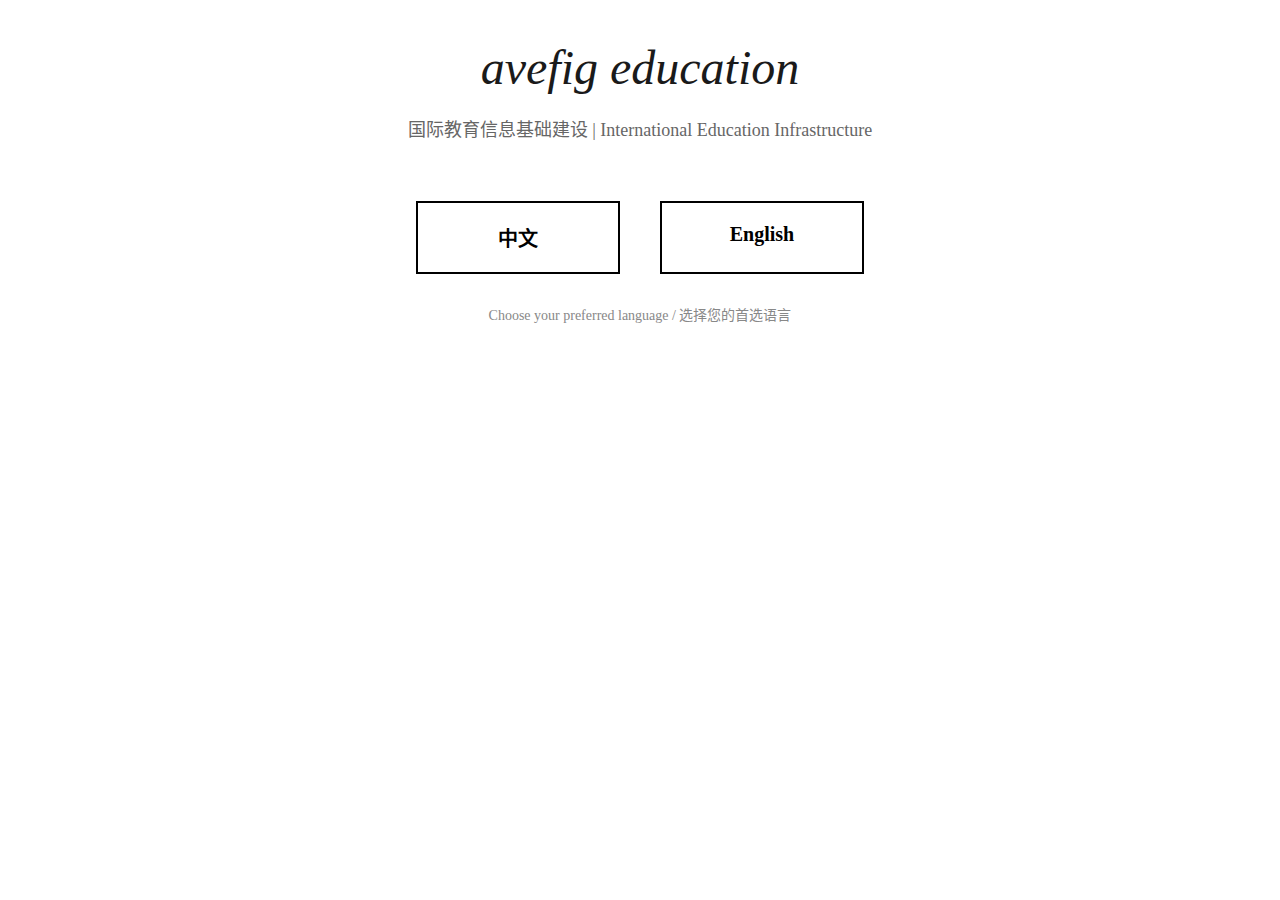
<file: avefig_website_new/index.html>
<!DOCTYPE html>
<html lang="zh-CN">
<head>
    <meta charset="UTF-8">
    <meta name="viewport" content="width=device-width, initial-scale=1.0">
    <title>avefig education - 选择语言</title>
    <meta name="description" content="avefig education - Choose your language / 选择您的语言">
    <style>
        body {
            font-family: "Times New Roman", Georgia, serif;
            max-width: 600px;
            margin: 0 auto;
            padding: 40px 20px;
            text-align: center;
            background-color: #ffffff;
            color: #000000;
        }
        
        .brand {
            font-size: 48px;
            font-style: italic;
            margin-bottom: 20px;
            color: #1a1a1a;
        }
        
        .subtitle {
            font-size: 18px;
            color: #666;
            margin-bottom: 40px;
        }
        
        .lang-options {
            display: flex;
            justify-content: center;
            gap: 40px;
            margin-top: 60px;
        }
        
        .lang-option {
            display: block;
            padding: 20px 40px;
            border: 2px solid #000;
            text-decoration: none;
            color: #000;
            font-size: 20px;
            font-weight: 600;
            transition: all 0.3s ease;
            min-width: 120px;
        }
        
        .lang-option:hover {
            background-color: #000;
            color: #fff;
        }
        
        .lang-description {
            font-size: 14px;
            color: #888;
            margin-top: 30px;
        }
        
        @media (max-width: 600px) {
            .lang-options {
                flex-direction: column;
                align-items: center;
                gap: 20px;
            }
            
            .brand {
                font-size: 36px;
            }
        }
    </style>
</head>
<body>
    <div class="brand">avefig education</div>
    <div class="subtitle">国际教育信息基础建设 | International Education Infrastructure</div>
    
    <div class="lang-options">
        <a href="zh/index.html" class="lang-option">
            中文
        </a>
        <a href="en/index.html" class="lang-option">
            English
        </a>
    </div>
    
    <div class="lang-description">
        Choose your preferred language / 选择您的首选语言
    </div>
</body>
</html>
</file>
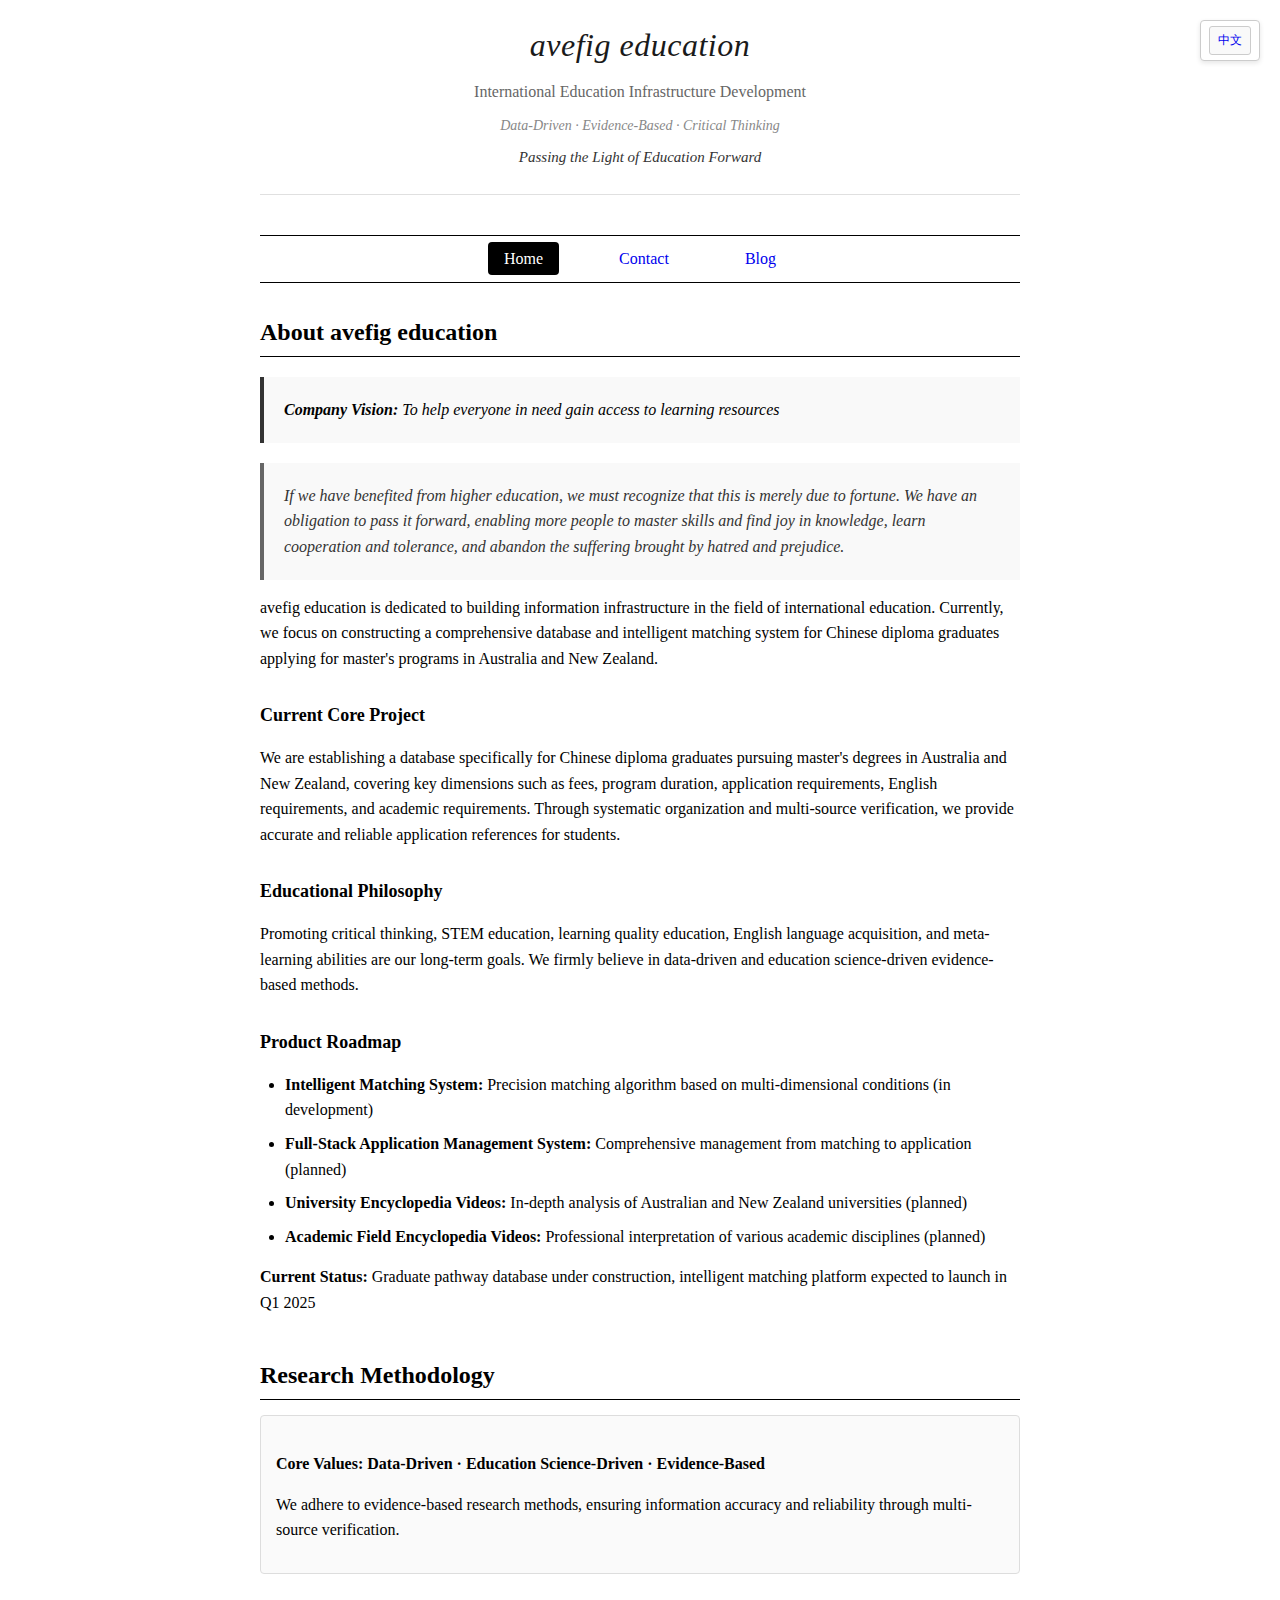
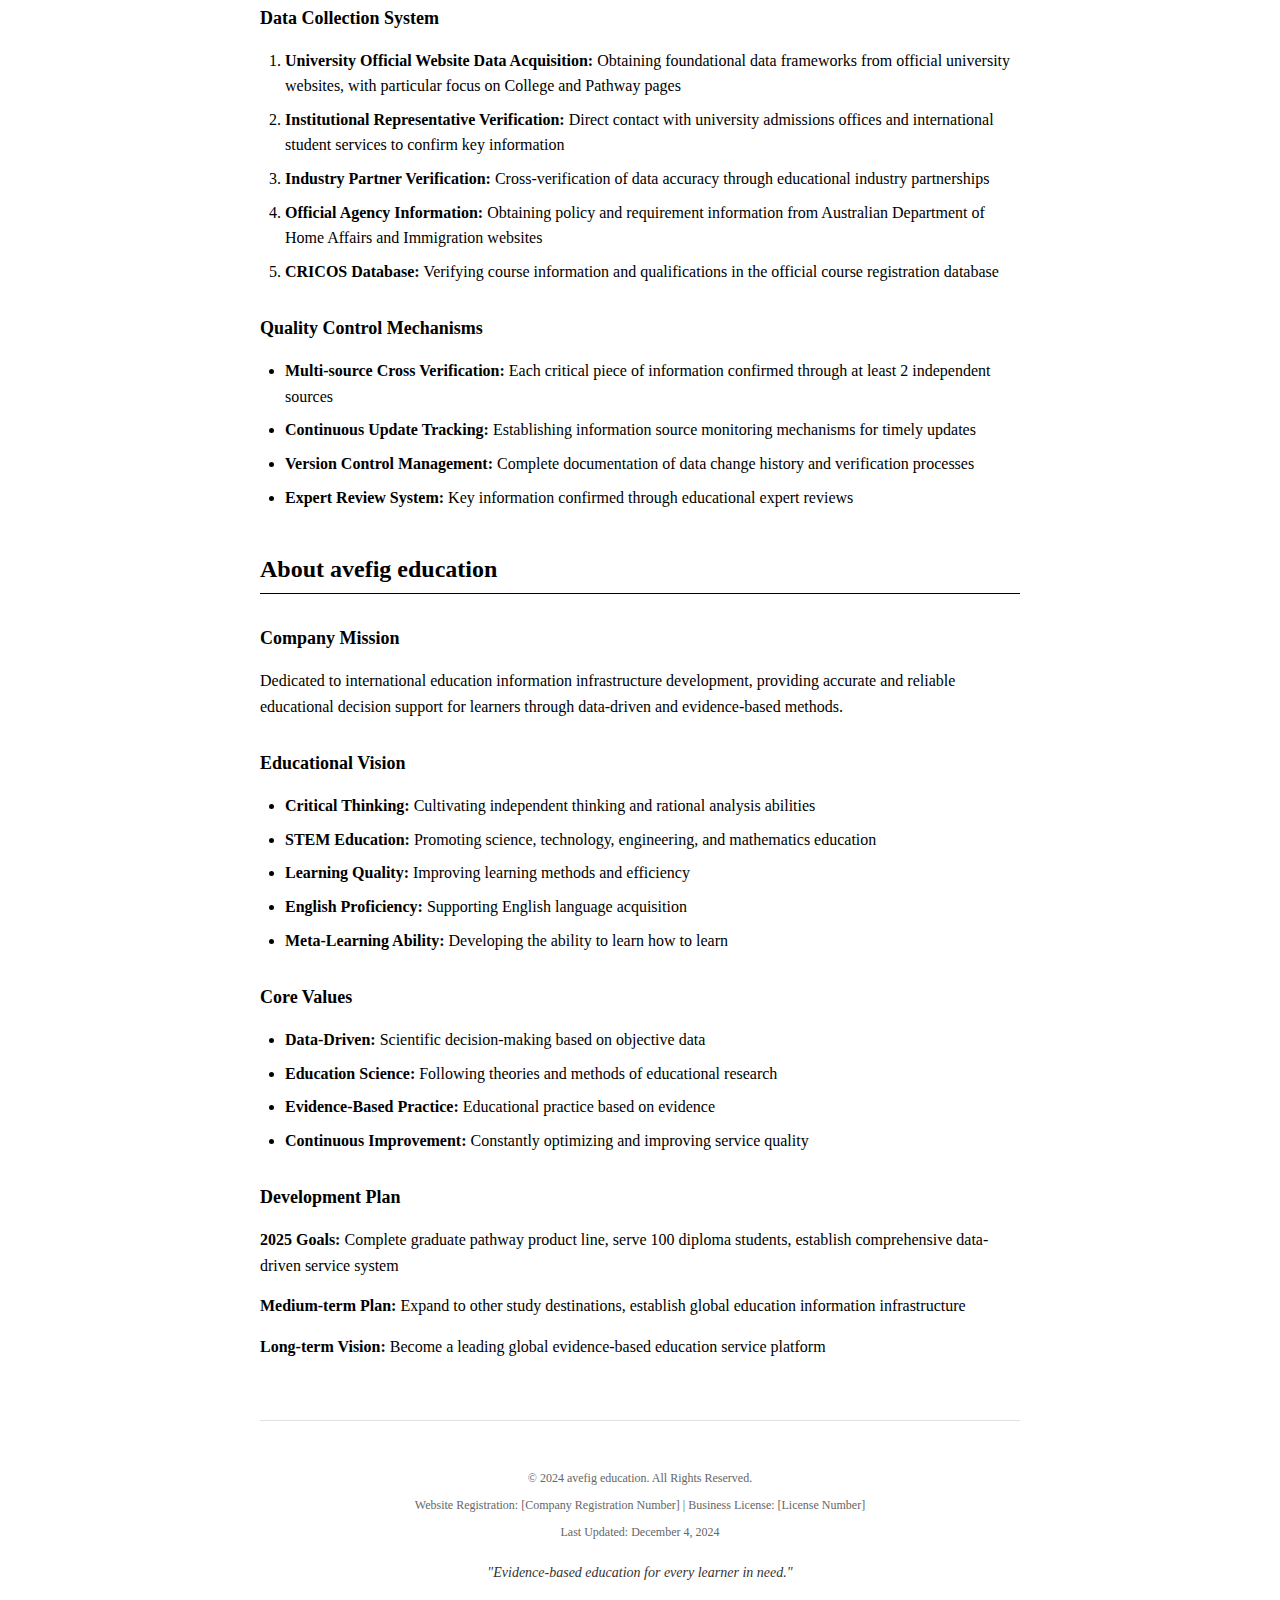
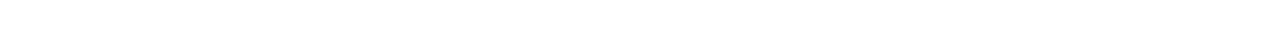
<file: avefig_website_new/en/index.html>
<!DOCTYPE html>
<html lang="en">
<head>
    <meta charset="UTF-8">
    <meta name="viewport" content="width=device-width, initial-scale=1.0">
    <title>avefig education - Australia & New Zealand Graduate Pathway Smart Matching Platform</title>
    <meta name="description" content="avefig education focuses on international education infrastructure, providing intelligent matching services for Chinese diploma graduates to pursue master's degrees in Australia and New Zealand through data-driven, evidence-based approaches">
    <meta name="keywords" content="diploma to master,Australia study,New Zealand study,smart matching,study planning,avefig education">
    <link rel="stylesheet" href="../assets/css/style.css">
</head>
<body>
    <div class="lang-switch">
        <a href="../zh/index.html">中文</a>
    </div>

    <div class="header">
        <div class="brand">avefig education</div>
        <div class="brand-sub">International Education Infrastructure Development</div>
        <div class="tagline">Data-Driven · Evidence-Based · Critical Thinking</div>
        <div class="motto">Passing the Light of Education Forward</div>
    </div>

    <nav class="nav">
        <a href="index.html" class="active">Home</a>
        <a href="contact.html">Contact</a>
        <a href="blog/index.html">Blog</a>
    </nav>

    <main>
        <section id="home">
            <h1>About avefig education</h1>
            
            <div class="mission-statement">
                <strong>Company Vision:</strong> To help everyone in need gain access to learning resources
            </div>

            <div class="vision-quote">
                If we have benefited from higher education, we must recognize that this is merely due to fortune. We have an obligation to pass it forward, enabling more people to master skills and find joy in knowledge, learn cooperation and tolerance, and abandon the suffering brought by hatred and prejudice.
            </div>
            
            <p>avefig education is dedicated to building information infrastructure in the field of international education. Currently, we focus on constructing a comprehensive database and intelligent matching system for Chinese diploma graduates applying for master's programs in Australia and New Zealand.</p>
            
            <h2>Current Core Project</h2>
            <p>We are establishing a database specifically for Chinese diploma graduates pursuing master's degrees in Australia and New Zealand, covering key dimensions such as fees, program duration, application requirements, English requirements, and academic requirements. Through systematic organization and multi-source verification, we provide accurate and reliable application references for students.</p>

            <h2>Educational Philosophy</h2>
            <p>Promoting critical thinking, STEM education, learning quality education, English language acquisition, and meta-learning abilities are our long-term goals. We firmly believe in data-driven and education science-driven evidence-based methods.</p>

            <h2>Product Roadmap</h2>
            <ul>
                <li><strong>Intelligent Matching System:</strong> Precision matching algorithm based on multi-dimensional conditions (in development)</li>
                <li><strong>Full-Stack Application Management System:</strong> Comprehensive management from matching to application (planned)</li>
                <li><strong>University Encyclopedia Videos:</strong> In-depth analysis of Australian and New Zealand universities (planned)</li>
                <li><strong>Academic Field Encyclopedia Videos:</strong> Professional interpretation of various academic disciplines (planned)</li>
            </ul>

            <p><strong>Current Status:</strong> Graduate pathway database under construction, intelligent matching platform expected to launch in Q1 2025</p>
        </section>

        <section id="methodology">
            <h1>Research Methodology</h1>
            
            <div class="methodology">
                <h3>Core Values: Data-Driven · Education Science-Driven · Evidence-Based</h3>
                <p>We adhere to evidence-based research methods, ensuring information accuracy and reliability through multi-source verification.</p>
            </div>

            <h2>Data Collection System</h2>
            <ol>
                <li><strong>University Official Website Data Acquisition:</strong> Obtaining foundational data frameworks from official university websites, with particular focus on College and Pathway pages</li>
                <li><strong>Institutional Representative Verification:</strong> Direct contact with university admissions offices and international student services to confirm key information</li>
                <li><strong>Industry Partner Verification:</strong> Cross-verification of data accuracy through educational industry partnerships</li>
                <li><strong>Official Agency Information:</strong> Obtaining policy and requirement information from Australian Department of Home Affairs and Immigration websites</li>
                <li><strong>CRICOS Database:</strong> Verifying course information and qualifications in the official course registration database</li>
            </ol>

            <h2>Quality Control Mechanisms</h2>
            <ul>
                <li><strong>Multi-source Cross Verification:</strong> Each critical piece of information confirmed through at least 2 independent sources</li>
                <li><strong>Continuous Update Tracking:</strong> Establishing information source monitoring mechanisms for timely updates</li>
                <li><strong>Version Control Management:</strong> Complete documentation of data change history and verification processes</li>
                <li><strong>Expert Review System:</strong> Key information confirmed through educational expert reviews</li>
            </ul>
        </section>

        <section id="about">
            <h1>About avefig education</h1>
            
            <h2>Company Mission</h2>
            <p>Dedicated to international education information infrastructure development, providing accurate and reliable educational decision support for learners through data-driven and evidence-based methods.</p>
            
            <h2>Educational Vision</h2>
            <ul>
                <li><strong>Critical Thinking:</strong> Cultivating independent thinking and rational analysis abilities</li>
                <li><strong>STEM Education:</strong> Promoting science, technology, engineering, and mathematics education</li>
                <li><strong>Learning Quality:</strong> Improving learning methods and efficiency</li>
                <li><strong>English Proficiency:</strong> Supporting English language acquisition</li>
                <li><strong>Meta-Learning Ability:</strong> Developing the ability to learn how to learn</li>
            </ul>

            <h2>Core Values</h2>
            <ul>
                <li><strong>Data-Driven:</strong> Scientific decision-making based on objective data</li>
                <li><strong>Education Science:</strong> Following theories and methods of educational research</li>
                <li><strong>Evidence-Based Practice:</strong> Educational practice based on evidence</li>
                <li><strong>Continuous Improvement:</strong> Constantly optimizing and improving service quality</li>
            </ul>

            <h2>Development Plan</h2>
            <p><strong>2025 Goals:</strong> Complete graduate pathway product line, serve 100 diploma students, establish comprehensive data-driven service system</p>
            <p><strong>Medium-term Plan:</strong> Expand to other study destinations, establish global education information infrastructure</p>
            <p><strong>Long-term Vision:</strong> Become a leading global evidence-based education service platform</p>
        </section>
    </main>

    <footer>
        <p>© 2024 avefig education. All Rights Reserved.</p>
        <p>Website Registration: [Company Registration Number] | Business License: [License Number]</p>
        <p>Last Updated: December 4, 2024</p>
        <p style="margin-top: 20px;">
            <em>"Evidence-based education for every learner in need."</em>
        </p>
    </footer>
</body>
</html>
</file>
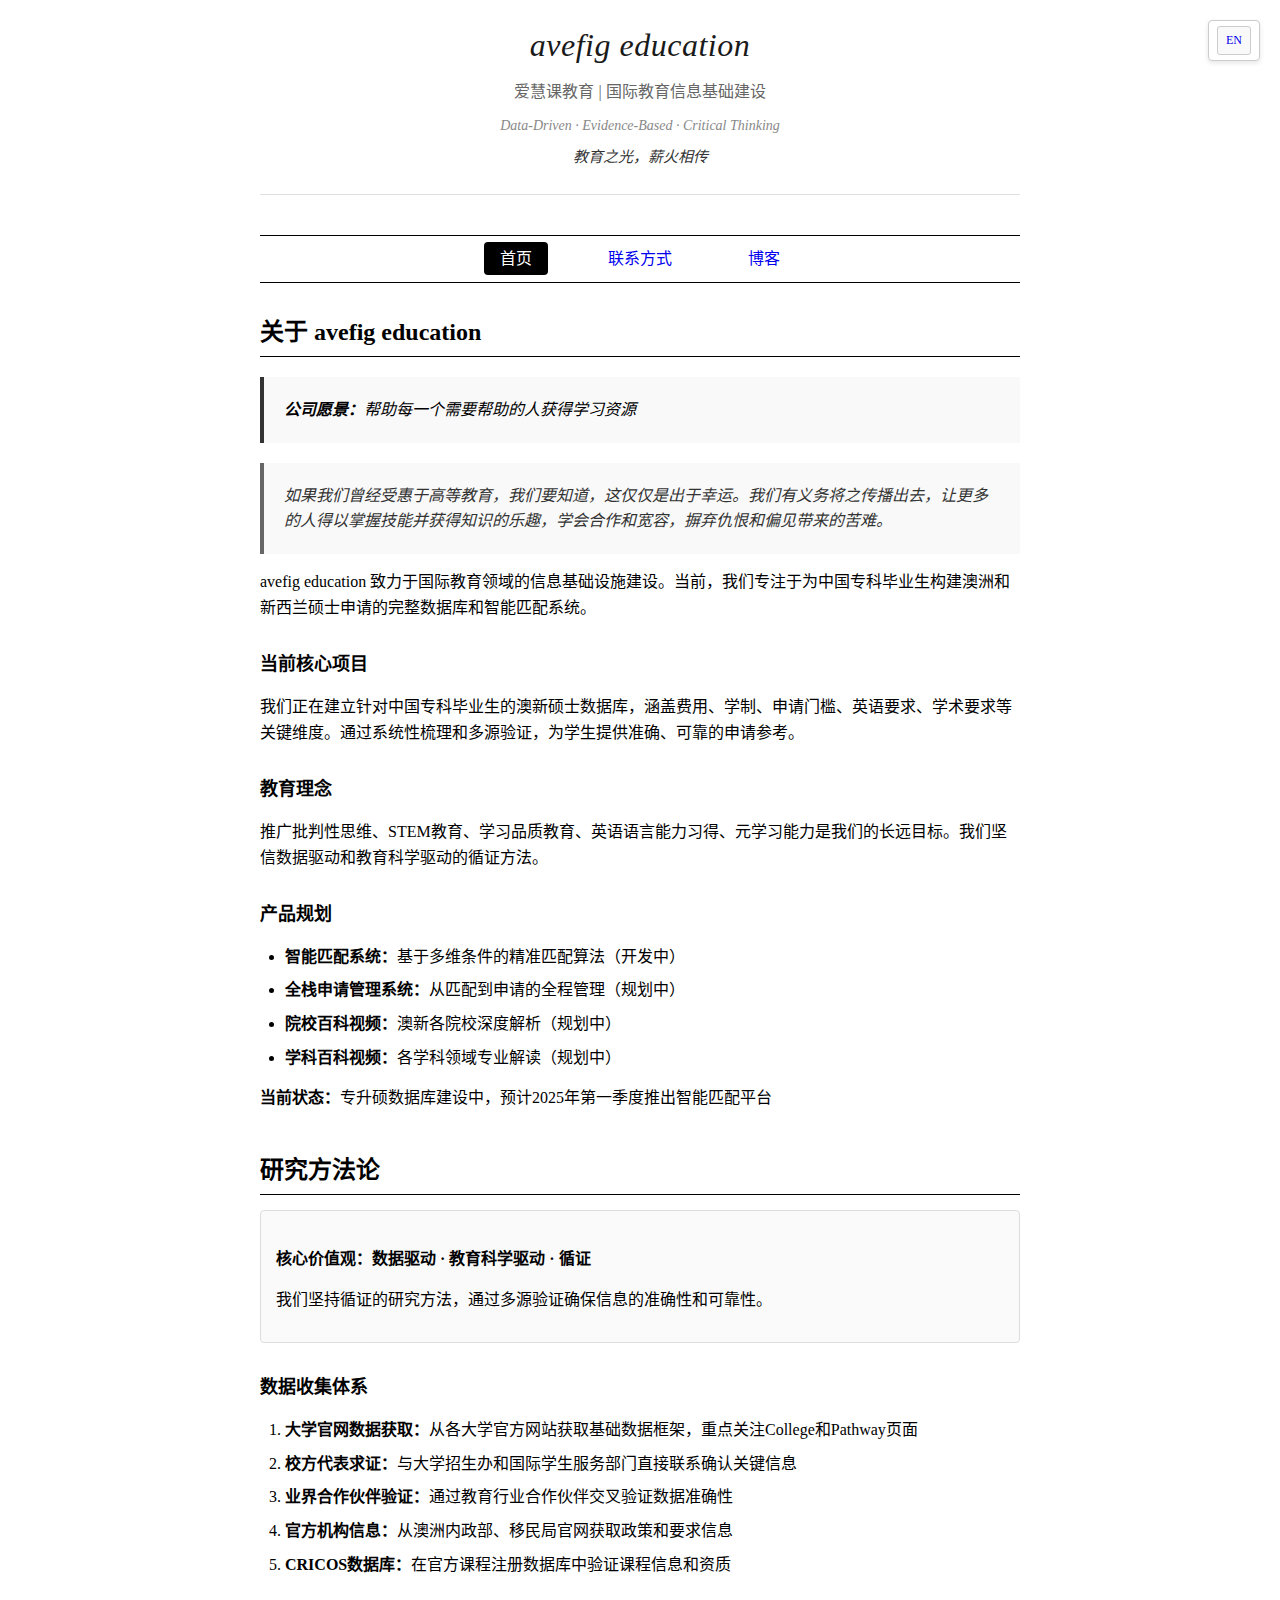
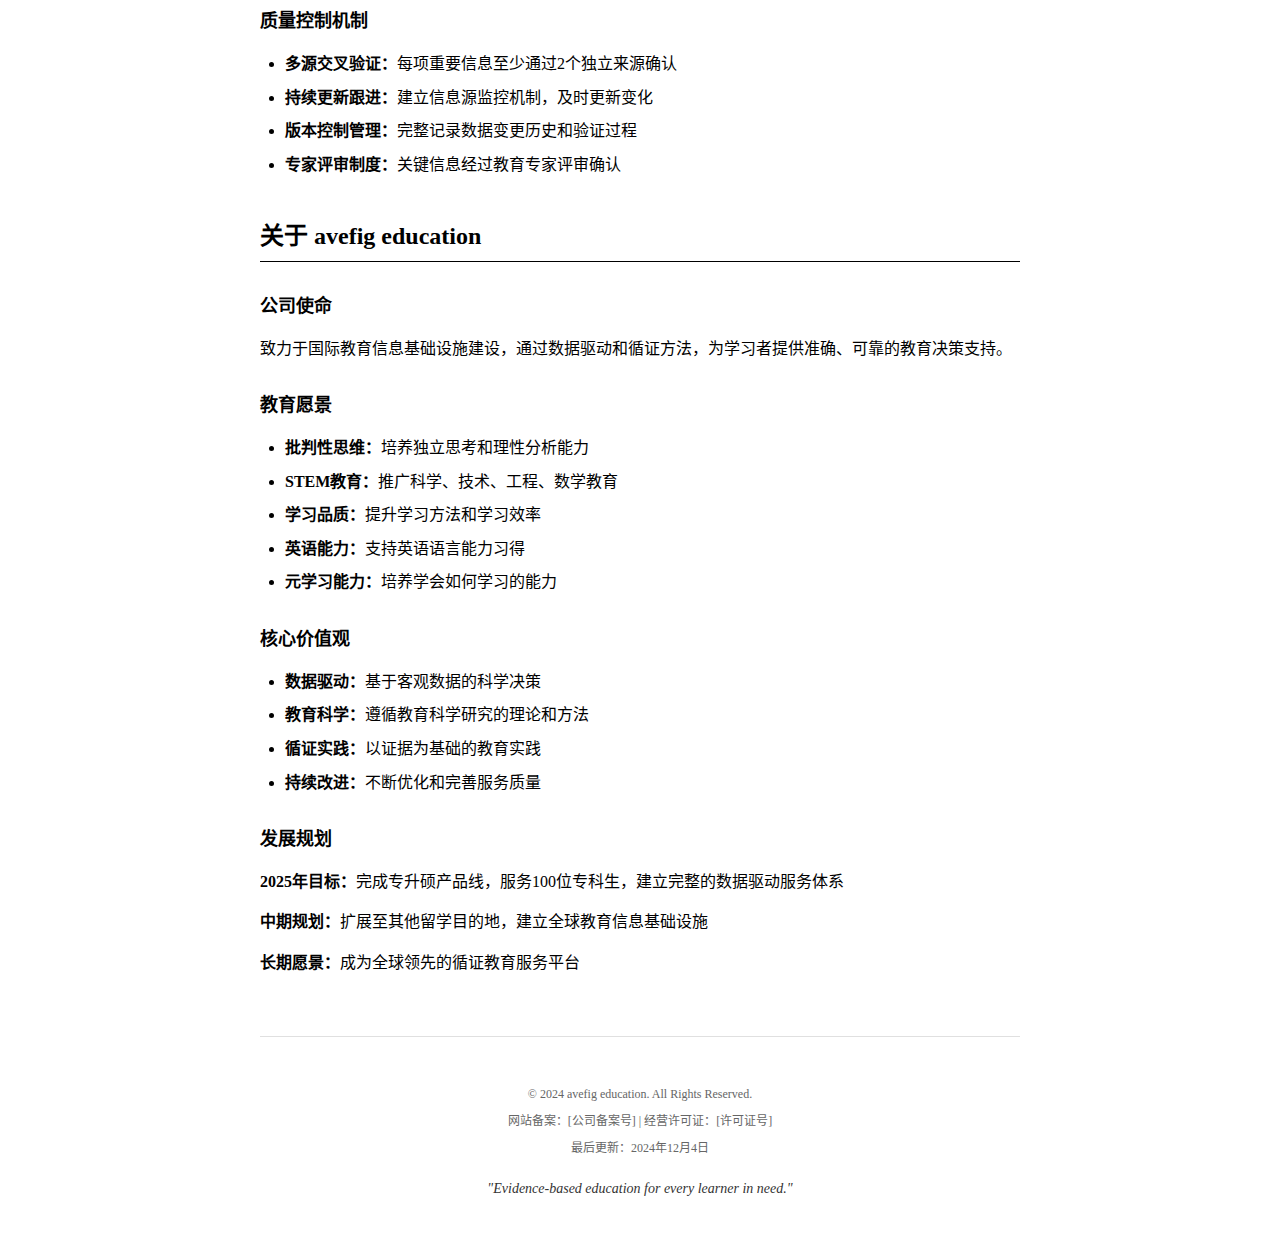
<file: avefig_website_new/zh/index.html>
<!DOCTYPE html>
<html lang="zh-CN">
<head>
    <meta charset="UTF-8">
    <meta name="viewport" content="width=device-width, initial-scale=1.0">
    <title>avefig education - 澳新专升硕智能匹配平台</title>
    <meta name="description" content="avefig education专注国际教育信息基础设施建设，为中国专科毕业生提供澳洲新西兰专升硕智能匹配服务，数据驱动，循证决策">
    <meta name="keywords" content="专升硕,澳洲留学,新西兰留学,智能匹配,留学规划,avefig education">
    <link rel="stylesheet" href="../assets/css/style.css">
</head>
<body>
    <div class="lang-switch">
        <a href="../en/index.html">EN</a>
    </div>

    <div class="header">
        <div class="brand">avefig education</div>
        <div class="brand-sub">爱慧课教育 | 国际教育信息基础建设</div>
        <div class="tagline">Data-Driven · Evidence-Based · Critical Thinking</div>
        <div class="motto">教育之光，薪火相传</div>
    </div>

    <nav class="nav">
        <a href="index.html" class="active">首页</a>
        <a href="contact.html">联系方式</a>
        <a href="blog/index.html">博客</a>
    </nav>

    <main>
        <section id="home">
            <h1>关于 avefig education</h1>
            
            <div class="mission-statement">
                <strong>公司愿景：</strong>帮助每一个需要帮助的人获得学习资源
            </div>

            <div class="vision-quote">
                如果我们曾经受惠于高等教育，我们要知道，这仅仅是出于幸运。我们有义务将之传播出去，让更多的人得以掌握技能并获得知识的乐趣，学会合作和宽容，摒弃仇恨和偏见带来的苦难。
            </div>
            
            <p>avefig education 致力于国际教育领域的信息基础设施建设。当前，我们专注于为中国专科毕业生构建澳洲和新西兰硕士申请的完整数据库和智能匹配系统。</p>
            
            <h2>当前核心项目</h2>
            <p>我们正在建立针对中国专科毕业生的澳新硕士数据库，涵盖费用、学制、申请门槛、英语要求、学术要求等关键维度。通过系统性梳理和多源验证，为学生提供准确、可靠的申请参考。</p>

            <h2>教育理念</h2>
            <p>推广批判性思维、STEM教育、学习品质教育、英语语言能力习得、元学习能力是我们的长远目标。我们坚信数据驱动和教育科学驱动的循证方法。</p>

            <h2>产品规划</h2>
            <ul>
                <li><strong>智能匹配系统：</strong>基于多维条件的精准匹配算法（开发中）</li>
                <li><strong>全栈申请管理系统：</strong>从匹配到申请的全程管理（规划中）</li>
                <li><strong>院校百科视频：</strong>澳新各院校深度解析（规划中）</li>
                <li><strong>学科百科视频：</strong>各学科领域专业解读（规划中）</li>
            </ul>

            <p><strong>当前状态：</strong>专升硕数据库建设中，预计2025年第一季度推出智能匹配平台</p>
        </section>

        <section id="methodology">
            <h1>研究方法论</h1>
            
            <div class="methodology">
                <h3>核心价值观：数据驱动 · 教育科学驱动 · 循证</h3>
                <p>我们坚持循证的研究方法，通过多源验证确保信息的准确性和可靠性。</p>
            </div>

            <h2>数据收集体系</h2>
            <ol>
                <li><strong>大学官网数据获取：</strong>从各大学官方网站获取基础数据框架，重点关注College和Pathway页面</li>
                <li><strong>校方代表求证：</strong>与大学招生办和国际学生服务部门直接联系确认关键信息</li>
                <li><strong>业界合作伙伴验证：</strong>通过教育行业合作伙伴交叉验证数据准确性</li>
                <li><strong>官方机构信息：</strong>从澳洲内政部、移民局官网获取政策和要求信息</li>
                <li><strong>CRICOS数据库：</strong>在官方课程注册数据库中验证课程信息和资质</li>
            </ol>

            <h2>质量控制机制</h2>
            <ul>
                <li><strong>多源交叉验证：</strong>每项重要信息至少通过2个独立来源确认</li>
                <li><strong>持续更新跟进：</strong>建立信息源监控机制，及时更新变化</li>
                <li><strong>版本控制管理：</strong>完整记录数据变更历史和验证过程</li>
                <li><strong>专家评审制度：</strong>关键信息经过教育专家评审确认</li>
            </ul>
        </section>

        <section id="about">
            <h1>关于 avefig education</h1>
            
            <h2>公司使命</h2>
            <p>致力于国际教育信息基础设施建设，通过数据驱动和循证方法，为学习者提供准确、可靠的教育决策支持。</p>
            
            <h2>教育愿景</h2>
            <ul>
                <li><strong>批判性思维：</strong>培养独立思考和理性分析能力</li>
                <li><strong>STEM教育：</strong>推广科学、技术、工程、数学教育</li>
                <li><strong>学习品质：</strong>提升学习方法和学习效率</li>
                <li><strong>英语能力：</strong>支持英语语言能力习得</li>
                <li><strong>元学习能力：</strong>培养学会如何学习的能力</li>
            </ul>

            <h2>核心价值观</h2>
            <ul>
                <li><strong>数据驱动：</strong>基于客观数据的科学决策</li>
                <li><strong>教育科学：</strong>遵循教育科学研究的理论和方法</li>
                <li><strong>循证实践：</strong>以证据为基础的教育实践</li>
                <li><strong>持续改进：</strong>不断优化和完善服务质量</li>
            </ul>

            <h2>发展规划</h2>
            <p><strong>2025年目标：</strong>完成专升硕产品线，服务100位专科生，建立完整的数据驱动服务体系</p>
            <p><strong>中期规划：</strong>扩展至其他留学目的地，建立全球教育信息基础设施</p>
            <p><strong>长期愿景：</strong>成为全球领先的循证教育服务平台</p>
        </section>
    </main>

    <footer>
        <p>© 2024 avefig education. All Rights Reserved.</p>
        <p>网站备案：[公司备案号] | 经营许可证：[许可证号]</p>
        <p>最后更新：2024年12月4日</p>
        <p style="margin-top: 20px;">
            <em>"Evidence-based education for every learner in need."</em>
        </p>
    </footer>
</body>
</html>
</file>
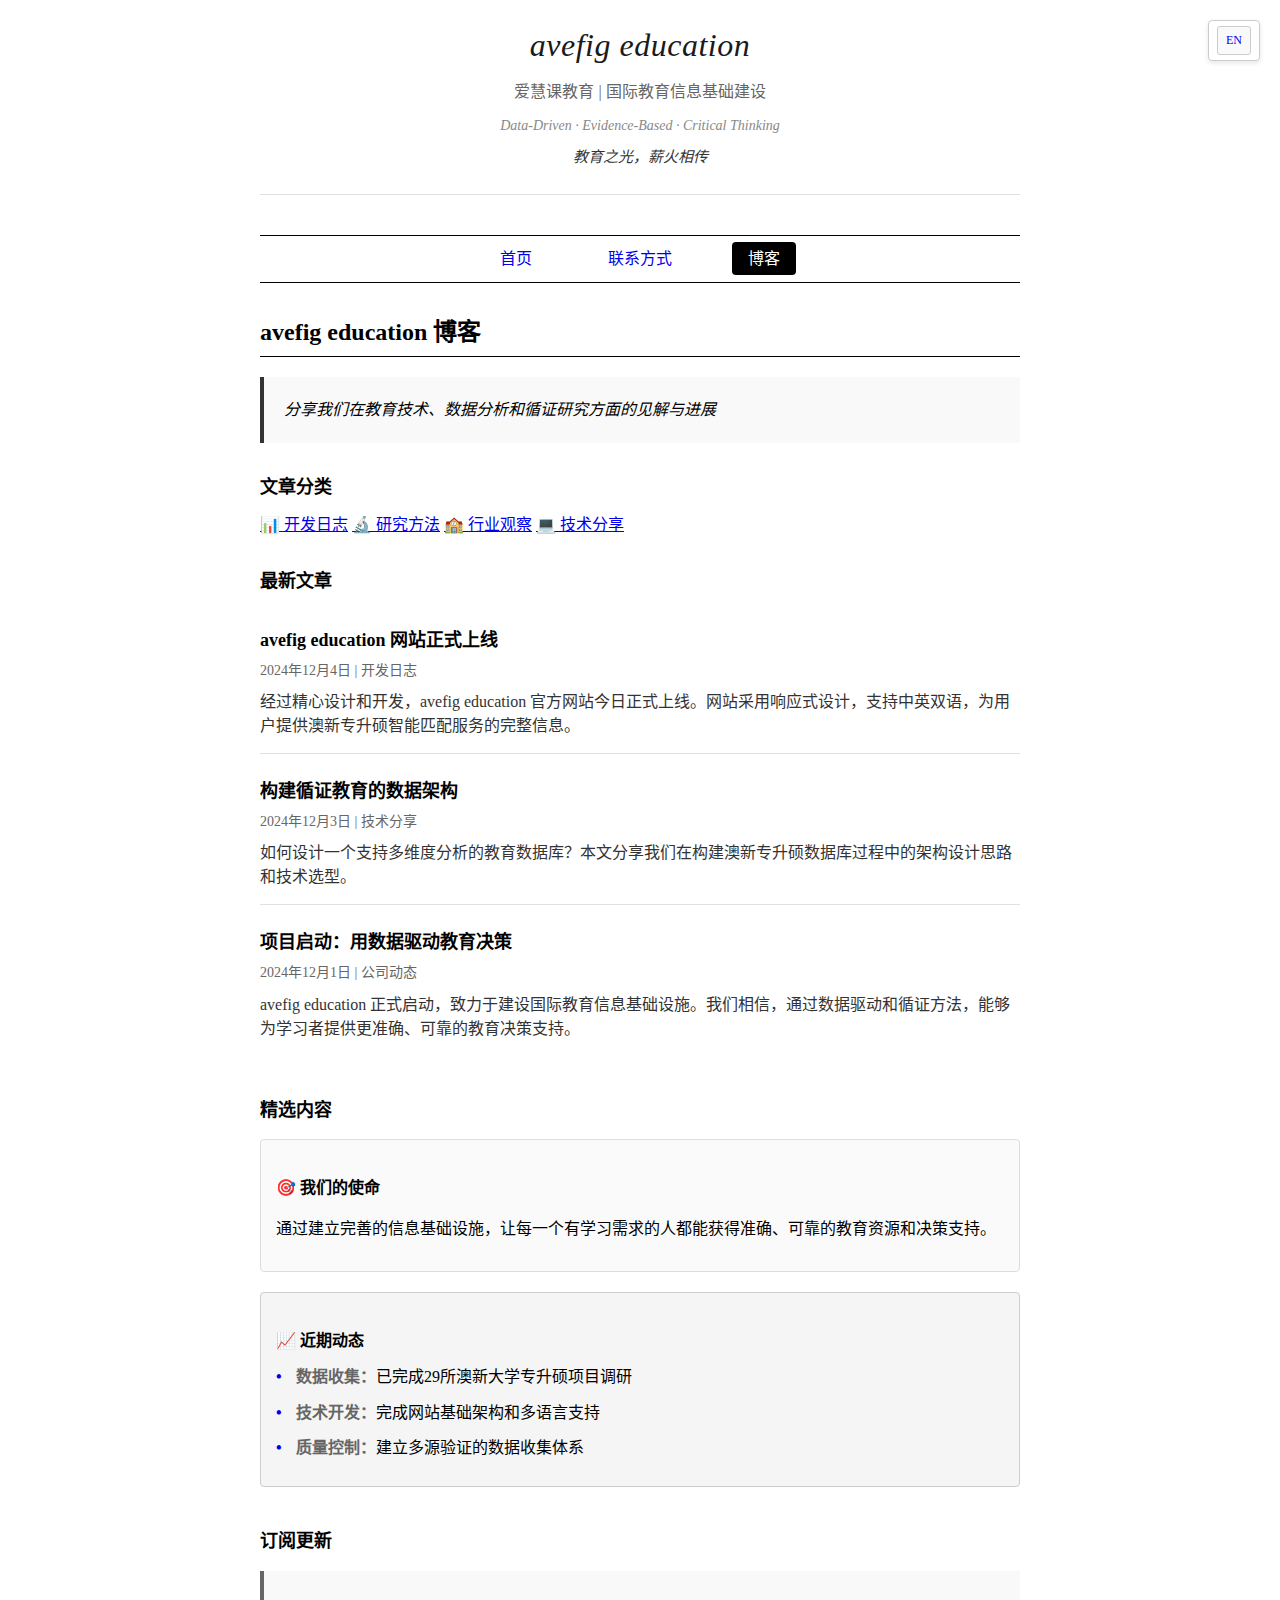
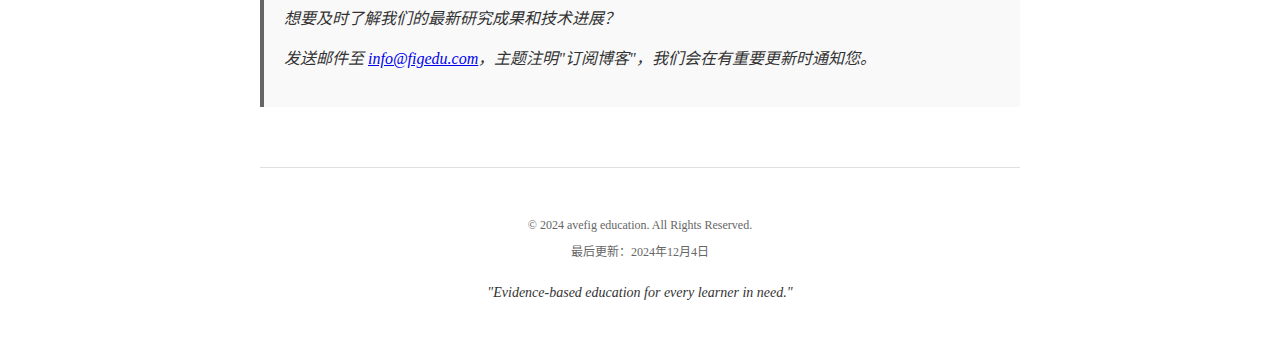
<file: avefig_website_new/zh/blog/index.html>
<!DOCTYPE html>
<html lang="zh-CN">
<head>
    <meta charset="UTF-8">
    <meta name="viewport" content="width=device-width, initial-scale=1.0">
    <title>博客 - avefig education</title>
    <meta name="description" content="avefig education 博客 - 分享教育见解、技术进展和行业动态">
    <link rel="stylesheet" href="../../assets/css/style.css">
</head>
<body>
    <div class="lang-switch">
        <a href="../../en/blog/index.html">EN</a>
    </div>

    <div class="header">
        <div class="brand">avefig education</div>
        <div class="brand-sub">爱慧课教育 | 国际教育信息基础建设</div>
        <div class="tagline">Data-Driven · Evidence-Based · Critical Thinking</div>
        <div class="motto">教育之光，薪火相传</div>
    </div>

    <nav class="nav">
        <a href="../index.html">首页</a>
        <a href="../contact.html">联系方式</a>
        <a href="index.html" class="active">博客</a>
    </nav>

    <main>
        <section id="blog-home">
            <h1>avefig education 博客</h1>
            
            <div class="mission-statement">
                分享我们在教育技术、数据分析和循证研究方面的见解与进展
            </div>

            <div class="blog-categories">
                <h2>文章分类</h2>
                <div class="category-links">
                    <a href="devlog.html" class="category-item">📊 开发日志</a>
                    <a href="#research" class="category-item">🔬 研究方法</a>
                    <a href="#industry" class="category-item">🏫 行业观察</a>
                    <a href="#technology" class="category-item">💻 技术分享</a>
                </div>
            </div>

            <section id="recent-posts">
                <h2>最新文章</h2>
                
                <ul class="blog-list">
                    <li>
                        <div class="blog-title">
                            <a href="posts/2024-12-04-website-launch.html">avefig education 网站正式上线</a>
                        </div>
                        <div class="blog-meta">
                            2024年12月4日 | 开发日志
                        </div>
                        <div class="blog-excerpt">
                            经过精心设计和开发，avefig education 官方网站今日正式上线。网站采用响应式设计，支持中英双语，为用户提供澳新专升硕智能匹配服务的完整信息。
                        </div>
                    </li>

                    <li>
                        <div class="blog-title">
                            <a href="posts/2024-12-03-data-architecture.html">构建循证教育的数据架构</a>
                        </div>
                        <div class="blog-meta">
                            2024年12月3日 | 技术分享
                        </div>
                        <div class="blog-excerpt">
                            如何设计一个支持多维度分析的教育数据库？本文分享我们在构建澳新专升硕数据库过程中的架构设计思路和技术选型。
                        </div>
                    </li>

                    <li>
                        <div class="blog-title">
                            <a href="posts/2024-12-01-project-launch.html">项目启动：用数据驱动教育决策</a>
                        </div>
                        <div class="blog-meta">
                            2024年12月1日 | 公司动态
                        </div>
                        <div class="blog-excerpt">
                            avefig education 正式启动，致力于建设国际教育信息基础设施。我们相信，通过数据驱动和循证方法，能够为学习者提供更准确、可靠的教育决策支持。
                        </div>
                    </li>
                </ul>
            </section>

            <section id="featured-content">
                <h2>精选内容</h2>
                
                <div class="methodology">
                    <h3>🎯 我们的使命</h3>
                    <p>通过建立完善的信息基础设施，让每一个有学习需求的人都能获得准确、可靠的教育资源和决策支持。</p>
                </div>

                <div class="update-log">
                    <h3>📈 近期动态</h3>
                    <div class="progress-item">
                        <span class="date">数据收集：</span>已完成29所澳新大学专升硕项目调研
                    </div>
                    <div class="progress-item">
                        <span class="date">技术开发：</span>完成网站基础架构和多语言支持
                    </div>
                    <div class="progress-item">
                        <span class="date">质量控制：</span>建立多源验证的数据收集体系
                    </div>
                </div>
            </section>

            <section id="subscription">
                <h2>订阅更新</h2>
                <div class="vision-quote">
                    <p>想要及时了解我们的最新研究成果和技术进展？</p>
                    <p>发送邮件至 <a href="mailto:info@figedu.com">info@figedu.com</a>，主题注明"订阅博客"，我们会在有重要更新时通知您。</p>
                </div>
            </section>
        </section>
    </main>

    <footer>
        <p>© 2024 avefig education. All Rights Reserved.</p>
        <p>最后更新：2024年12月4日</p>
        <p style="margin-top: 20px;">
            <em>"Evidence-based education for every learner in need."</em>
        </p>
    </footer>
</body>
</html>
</file>
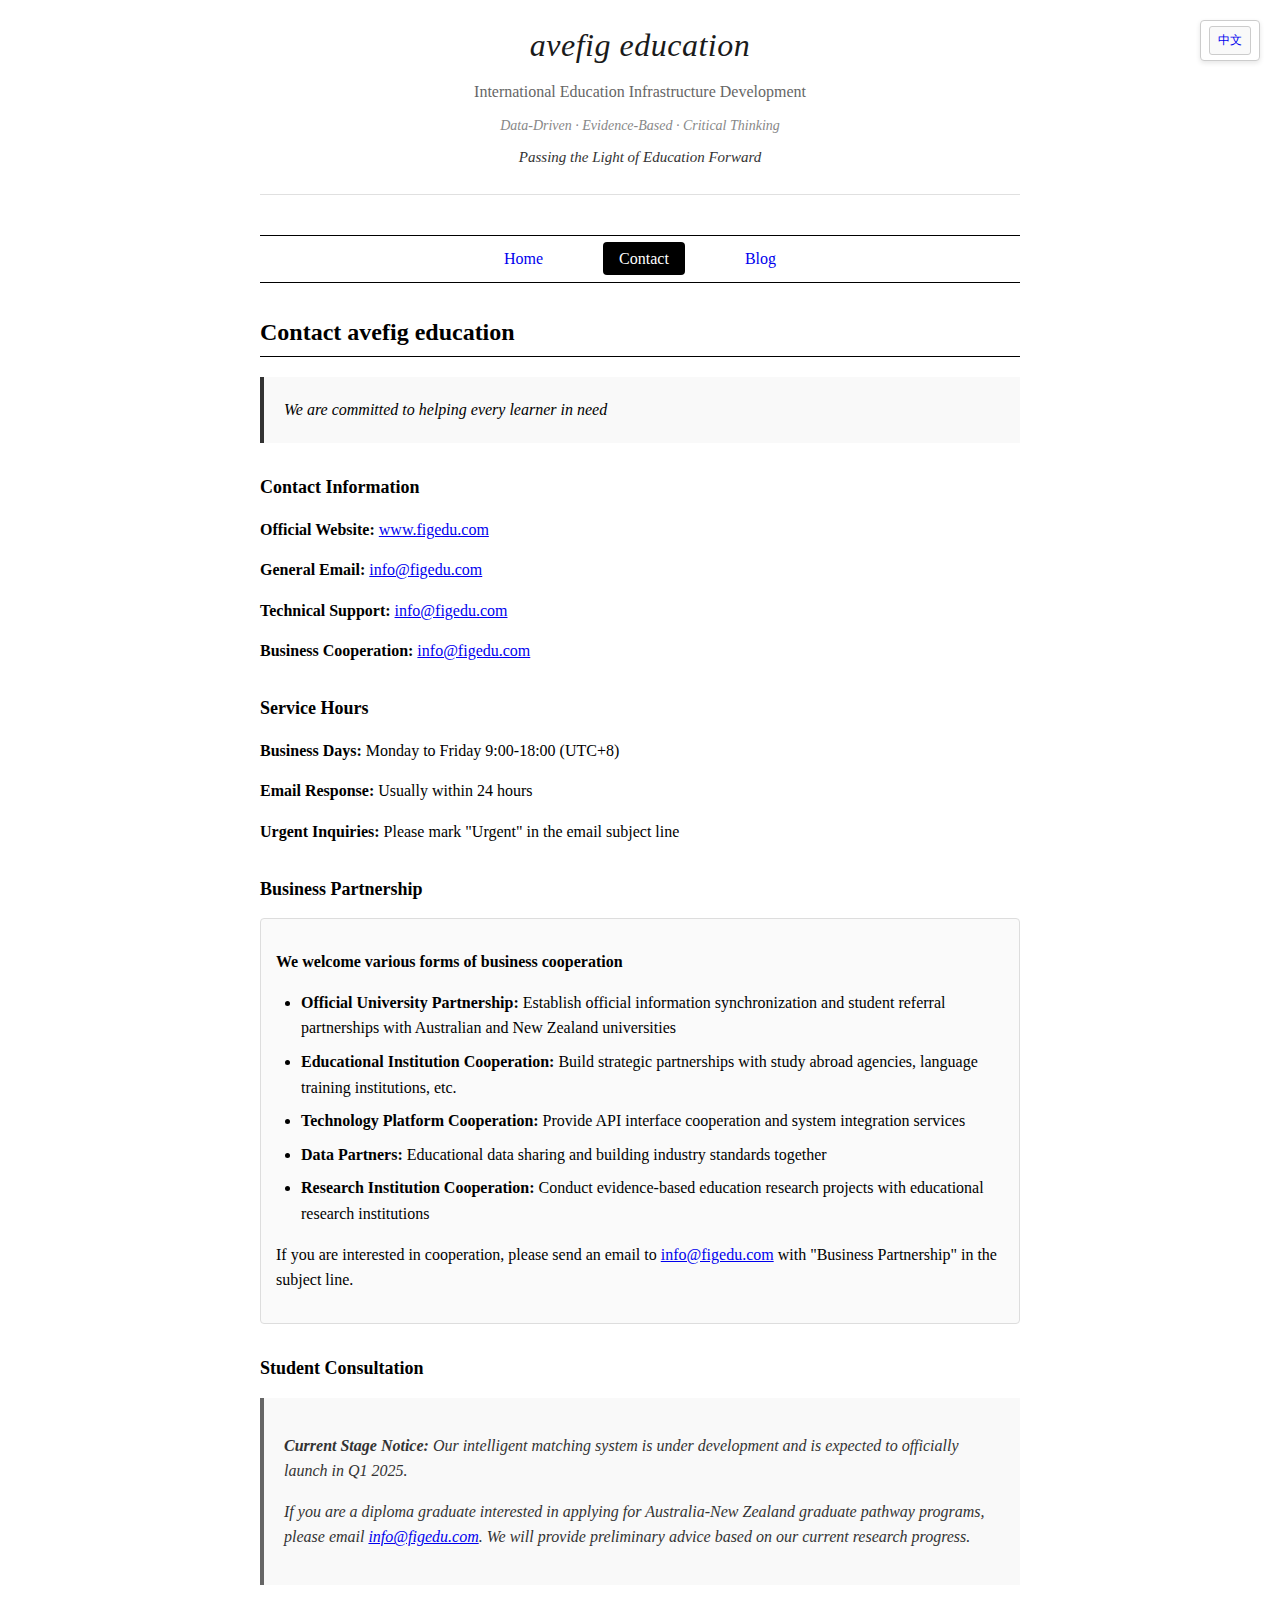
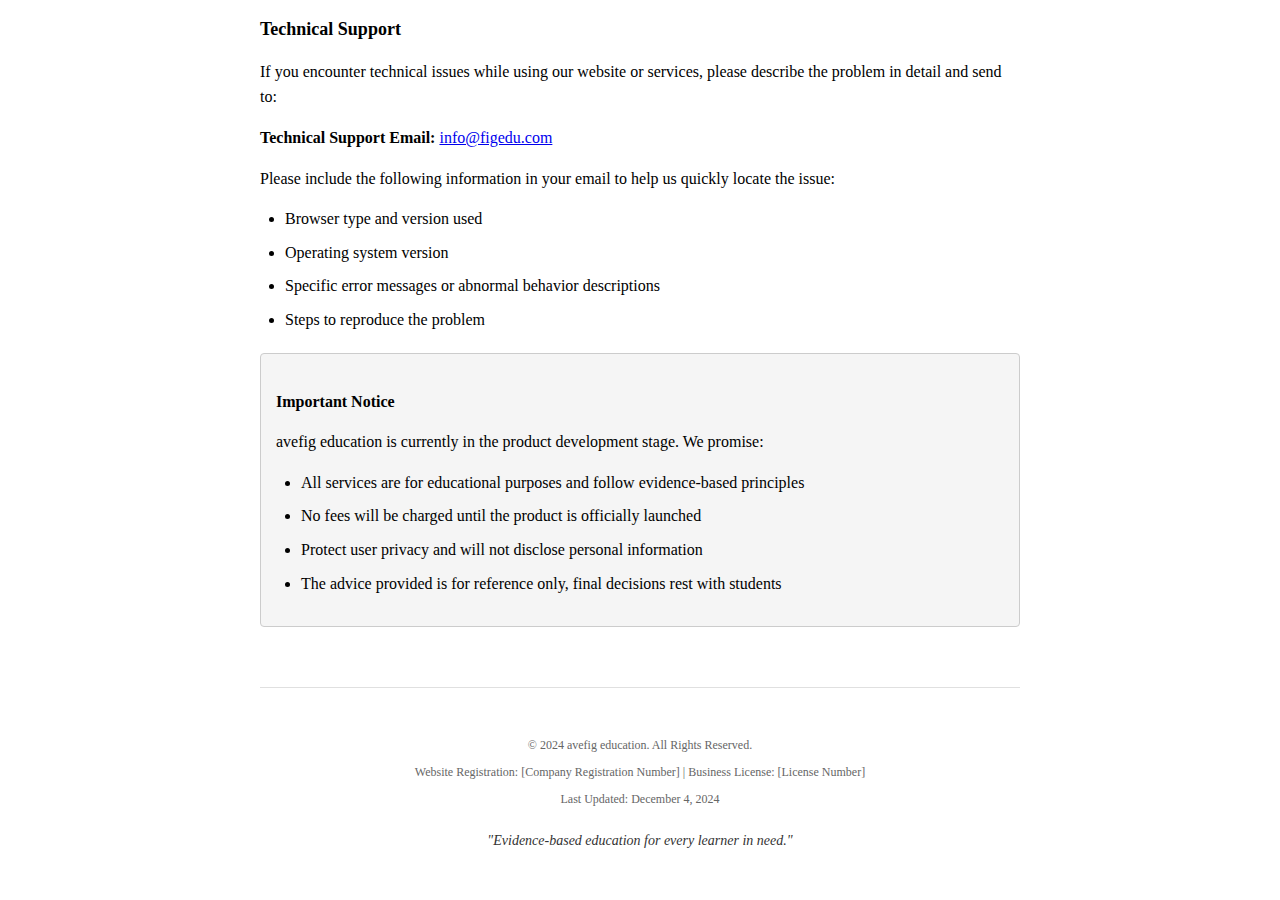
<file: avefig_website_new/en/contact.html>
<!DOCTYPE html>
<html lang="en">
<head>
    <meta charset="UTF-8">
    <meta name="viewport" content="width=device-width, initial-scale=1.0">
    <title>Contact Us - avefig education</title>
    <meta name="description" content="Contact avefig education - Australia & New Zealand Graduate Pathway Smart Matching Platform for professional study abroad consultation and educational services">
    <link rel="stylesheet" href="../assets/css/style.css">
</head>
<body>
    <div class="lang-switch">
        <a href="../zh/contact.html">中文</a>
    </div>

    <div class="header">
        <div class="brand">avefig education</div>
        <div class="brand-sub">International Education Infrastructure Development</div>
        <div class="tagline">Data-Driven · Evidence-Based · Critical Thinking</div>
        <div class="motto">Passing the Light of Education Forward</div>
    </div>

    <nav class="nav">
        <a href="index.html">Home</a>
        <a href="contact.html" class="active">Contact</a>
        <a href="blog/index.html">Blog</a>
    </nav>

    <main>
        <section id="contact">
            <h1>Contact avefig education</h1>
            
            <div class="mission-statement">
                We are committed to helping every learner in need
            </div>
            
            <h2>Contact Information</h2>
            <p><strong>Official Website:</strong> <a href="https://www.figedu.com">www.figedu.com</a></p>
            <p><strong>General Email:</strong> <a href="mailto:info@figedu.com">info@figedu.com</a></p>
            <p><strong>Technical Support:</strong> <a href="mailto:info@figedu.com">info@figedu.com</a></p>
            <p><strong>Business Cooperation:</strong> <a href="mailto:info@figedu.com">info@figedu.com</a></p>
            
            <h2>Service Hours</h2>
            <p><strong>Business Days:</strong> Monday to Friday 9:00-18:00 (UTC+8)</p>
            <p><strong>Email Response:</strong> Usually within 24 hours</p>
            <p><strong>Urgent Inquiries:</strong> Please mark "Urgent" in the email subject line</p>
            
            <h2>Business Partnership</h2>
            <div class="methodology">
                <p><strong>We welcome various forms of business cooperation</strong></p>
                <ul>
                    <li><strong>Official University Partnership:</strong> Establish official information synchronization and student referral partnerships with Australian and New Zealand universities</li>
                    <li><strong>Educational Institution Cooperation:</strong> Build strategic partnerships with study abroad agencies, language training institutions, etc.</li>
                    <li><strong>Technology Platform Cooperation:</strong> Provide API interface cooperation and system integration services</li>
                    <li><strong>Data Partners:</strong> Educational data sharing and building industry standards together</li>
                    <li><strong>Research Institution Cooperation:</strong> Conduct evidence-based education research projects with educational research institutions</li>
                </ul>
                <p>If you are interested in cooperation, please send an email to <a href="mailto:info@figedu.com">info@figedu.com</a> with "Business Partnership" in the subject line.</p>
            </div>
            
            <h2>Student Consultation</h2>
            <div class="vision-quote">
                <p><strong>Current Stage Notice:</strong> Our intelligent matching system is under development and is expected to officially launch in Q1 2025.</p>
                <p>If you are a diploma graduate interested in applying for Australia-New Zealand graduate pathway programs, please email <a href="mailto:info@figedu.com">info@figedu.com</a>. We will provide preliminary advice based on our current research progress.</p>
            </div>
            
            <h2>Technical Support</h2>
            <p>If you encounter technical issues while using our website or services, please describe the problem in detail and send to:</p>
            <p><strong>Technical Support Email:</strong> <a href="mailto:info@figedu.com">info@figedu.com</a></p>
            <p>Please include the following information in your email to help us quickly locate the issue:</p>
            <ul>
                <li>Browser type and version used</li>
                <li>Operating system version</li>
                <li>Specific error messages or abnormal behavior descriptions</li>
                <li>Steps to reproduce the problem</li>
            </ul>
            
            <div class="update-log">
                <h3>Important Notice</h3>
                <p>avefig education is currently in the product development stage. We promise:</p>
                <ul>
                    <li>All services are for educational purposes and follow evidence-based principles</li>
                    <li>No fees will be charged until the product is officially launched</li>
                    <li>Protect user privacy and will not disclose personal information</li>
                    <li>The advice provided is for reference only, final decisions rest with students</li>
                </ul>
            </div>
        </section>
    </main>

    <footer>
        <p>© 2024 avefig education. All Rights Reserved.</p>
        <p>Website Registration: [Company Registration Number] | Business License: [License Number]</p>
        <p>Last Updated: December 4, 2024</p>
        <p style="margin-top: 20px;">
            <em>"Evidence-based education for every learner in need."</em>
        </p>
    </footer>
</body>
</html>
</file>
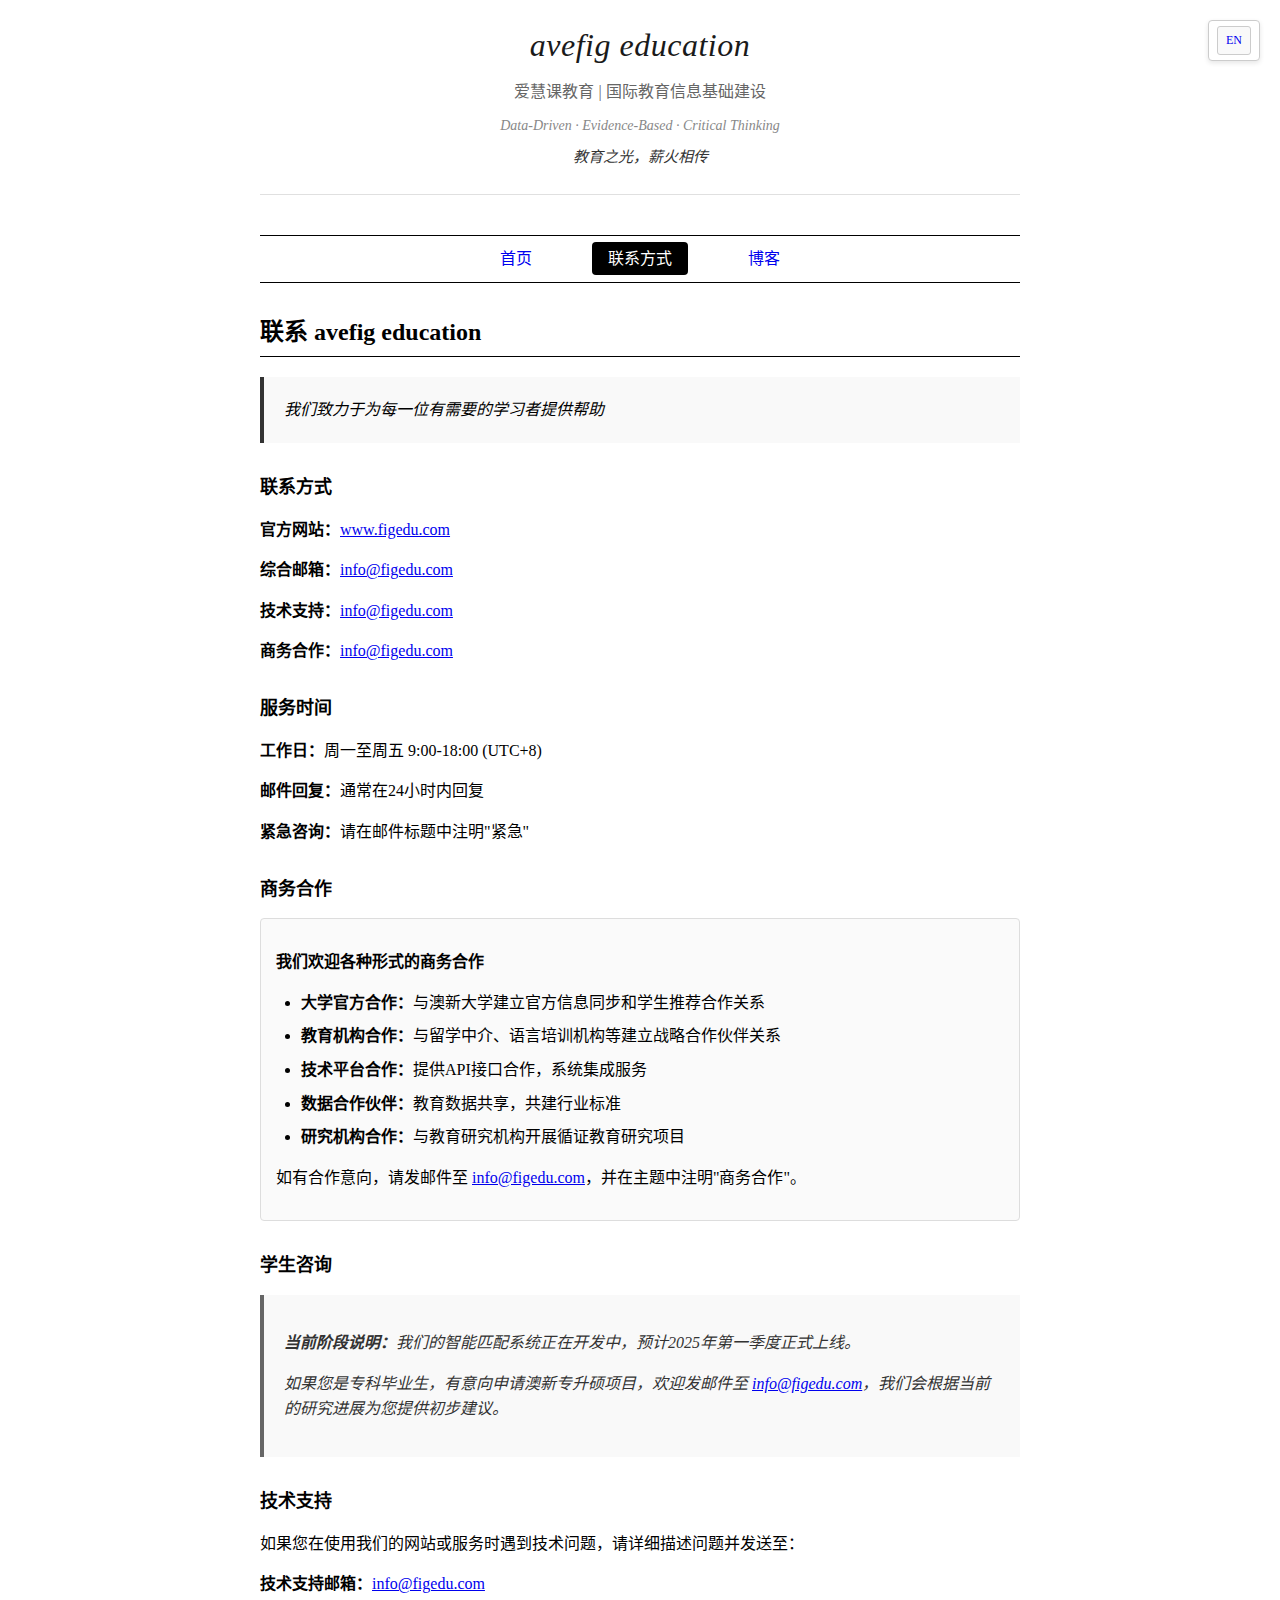
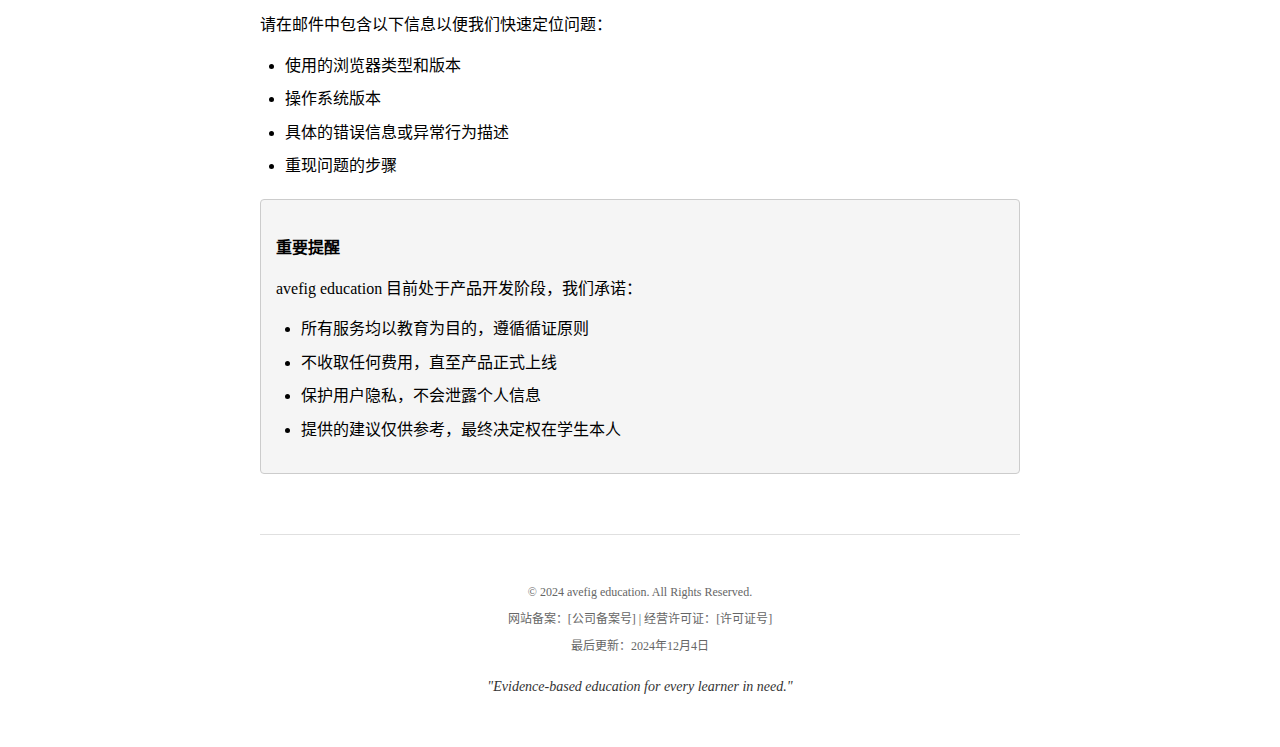
<file: avefig_website_new/zh/contact.html>
<!DOCTYPE html>
<html lang="zh-CN">
<head>
    <meta charset="UTF-8">
    <meta name="viewport" content="width=device-width, initial-scale=1.0">
    <title>联系方式 - avefig education</title>
    <meta name="description" content="联系avefig education - 澳新专升硕智能匹配平台，获取专业的留学咨询和教育服务">
    <link rel="stylesheet" href="../assets/css/style.css">
</head>
<body>
    <div class="lang-switch">
        <a href="../en/contact.html">EN</a>
    </div>

    <div class="header">
        <div class="brand">avefig education</div>
        <div class="brand-sub">爱慧课教育 | 国际教育信息基础建设</div>
        <div class="tagline">Data-Driven · Evidence-Based · Critical Thinking</div>
        <div class="motto">教育之光，薪火相传</div>
    </div>

    <nav class="nav">
        <a href="index.html">首页</a>
        <a href="contact.html" class="active">联系方式</a>
        <a href="blog/index.html">博客</a>
    </nav>

    <main>
        <section id="contact">
            <h1>联系 avefig education</h1>
            
            <div class="mission-statement">
                我们致力于为每一位有需要的学习者提供帮助
            </div>
            
            <h2>联系方式</h2>
            <p><strong>官方网站：</strong><a href="https://www.figedu.com">www.figedu.com</a></p>
            <p><strong>综合邮箱：</strong><a href="mailto:info@figedu.com">info@figedu.com</a></p>
            <p><strong>技术支持：</strong><a href="mailto:info@figedu.com">info@figedu.com</a></p>
            <p><strong>商务合作：</strong><a href="mailto:info@figedu.com">info@figedu.com</a></p>
            
            <h2>服务时间</h2>
            <p><strong>工作日：</strong>周一至周五 9:00-18:00 (UTC+8)</p>
            <p><strong>邮件回复：</strong>通常在24小时内回复</p>
            <p><strong>紧急咨询：</strong>请在邮件标题中注明"紧急"</p>
            
            <h2>商务合作</h2>
            <div class="methodology">
                <p><strong>我们欢迎各种形式的商务合作</strong></p>
                <ul>
                    <li><strong>大学官方合作：</strong>与澳新大学建立官方信息同步和学生推荐合作关系</li>
                    <li><strong>教育机构合作：</strong>与留学中介、语言培训机构等建立战略合作伙伴关系</li>
                    <li><strong>技术平台合作：</strong>提供API接口合作，系统集成服务</li>
                    <li><strong>数据合作伙伴：</strong>教育数据共享，共建行业标准</li>
                    <li><strong>研究机构合作：</strong>与教育研究机构开展循证教育研究项目</li>
                </ul>
                <p>如有合作意向，请发邮件至 <a href="mailto:info@figedu.com">info@figedu.com</a>，并在主题中注明"商务合作"。</p>
            </div>
            
            <h2>学生咨询</h2>
            <div class="vision-quote">
                <p><strong>当前阶段说明：</strong>我们的智能匹配系统正在开发中，预计2025年第一季度正式上线。</p>
                <p>如果您是专科毕业生，有意向申请澳新专升硕项目，欢迎发邮件至 <a href="mailto:info@figedu.com">info@figedu.com</a>，我们会根据当前的研究进展为您提供初步建议。</p>
            </div>
            
            <h2>技术支持</h2>
            <p>如果您在使用我们的网站或服务时遇到技术问题，请详细描述问题并发送至：</p>
            <p><strong>技术支持邮箱：</strong><a href="mailto:info@figedu.com">info@figedu.com</a></p>
            <p>请在邮件中包含以下信息以便我们快速定位问题：</p>
            <ul>
                <li>使用的浏览器类型和版本</li>
                <li>操作系统版本</li>
                <li>具体的错误信息或异常行为描述</li>
                <li>重现问题的步骤</li>
            </ul>
            
            <div class="update-log">
                <h3>重要提醒</h3>
                <p>avefig education 目前处于产品开发阶段，我们承诺：</p>
                <ul>
                    <li>所有服务均以教育为目的，遵循循证原则</li>
                    <li>不收取任何费用，直至产品正式上线</li>
                    <li>保护用户隐私，不会泄露个人信息</li>
                    <li>提供的建议仅供参考，最终决定权在学生本人</li>
                </ul>
            </div>
        </section>
    </main>

    <footer>
        <p>© 2024 avefig education. All Rights Reserved.</p>
        <p>网站备案：[公司备案号] | 经营许可证：[许可证号]</p>
        <p>最后更新：2024年12月4日</p>
        <p style="margin-top: 20px;">
            <em>"Evidence-based education for every learner in need."</em>
        </p>
    </footer>
</body>
</html>
</file>
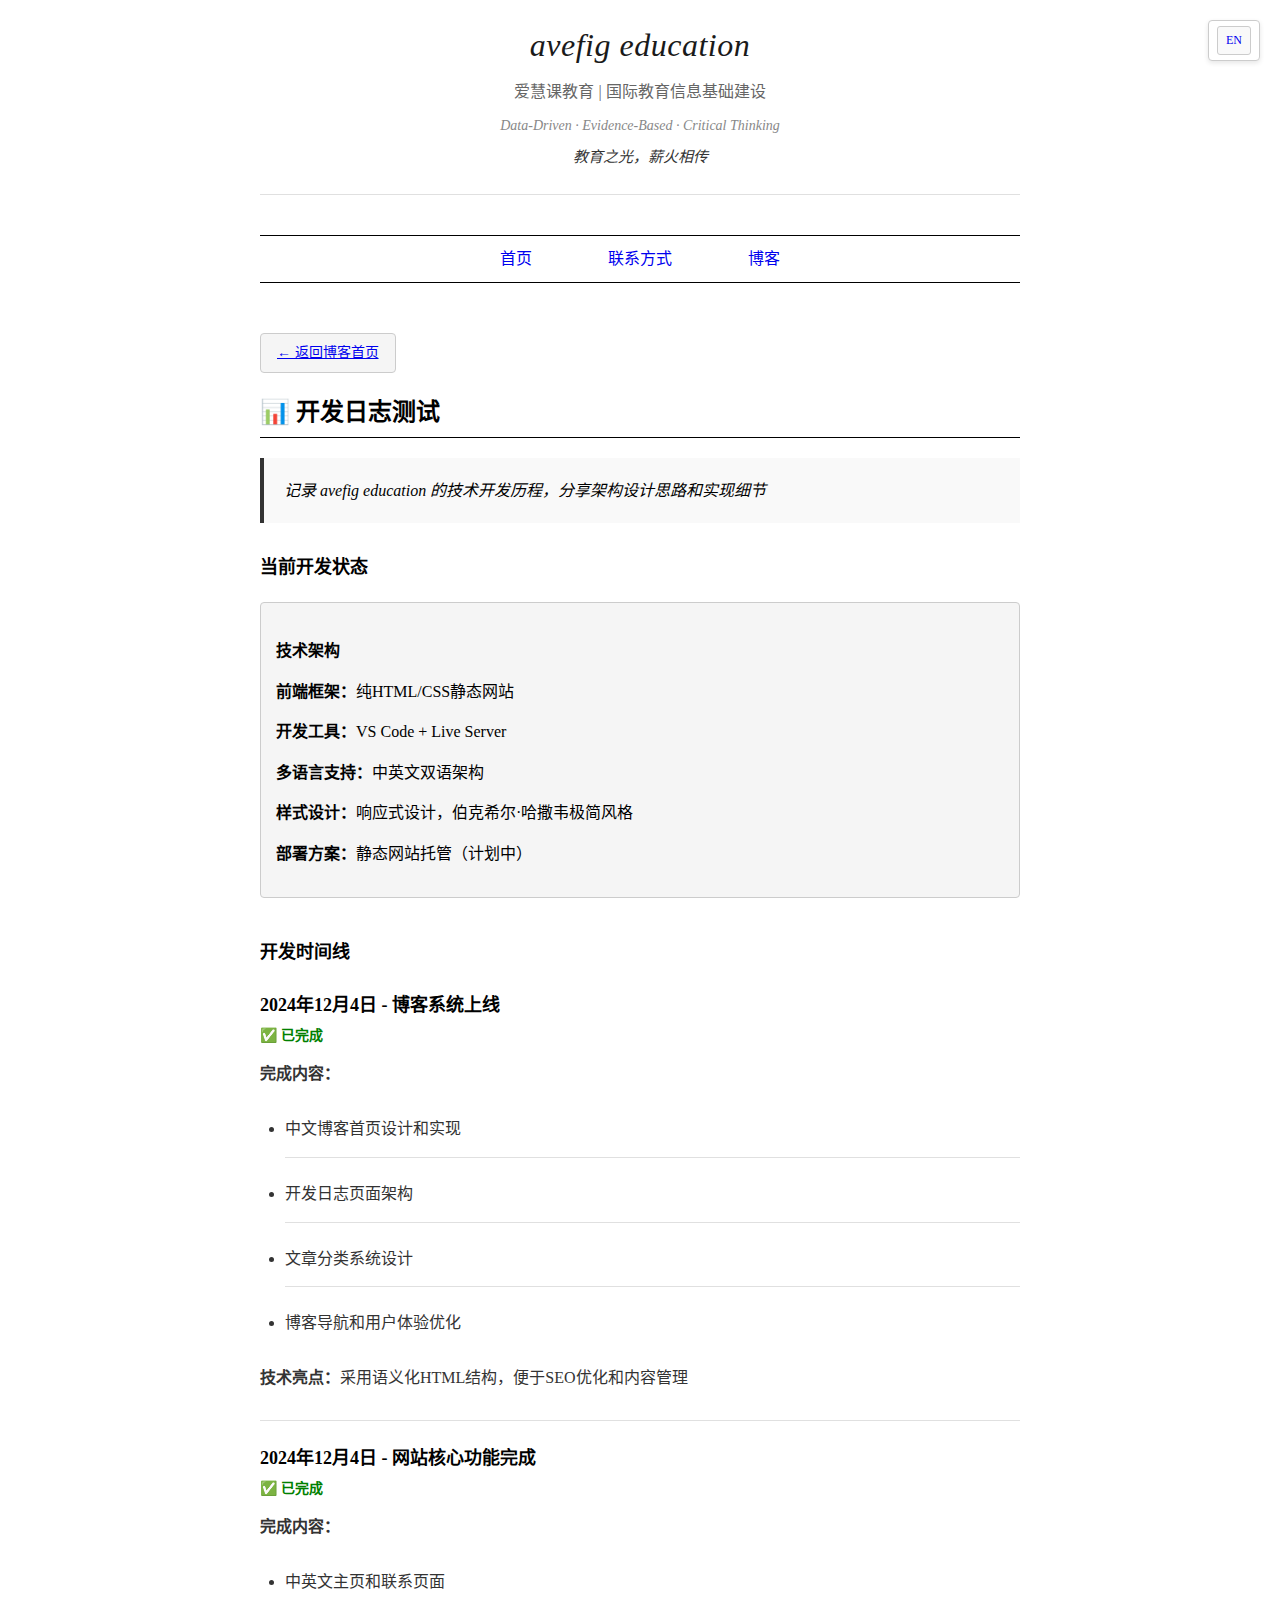
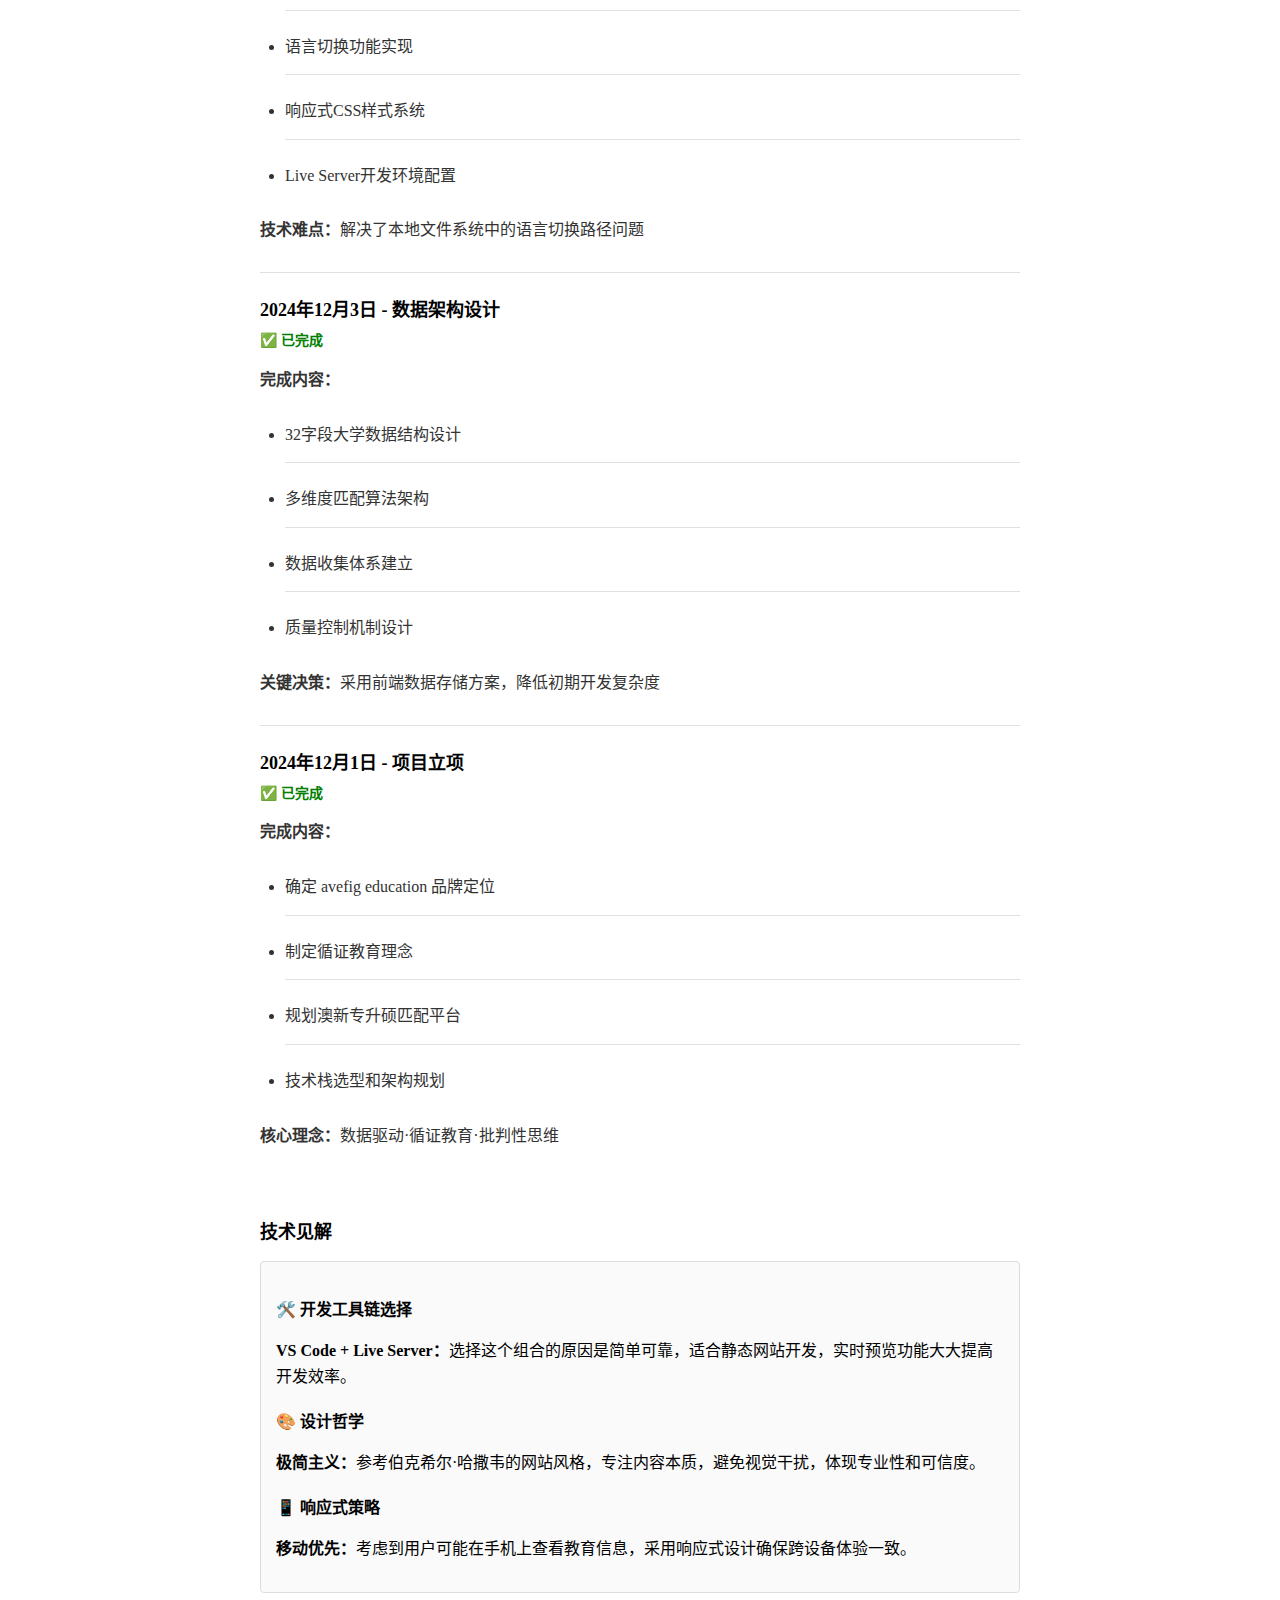
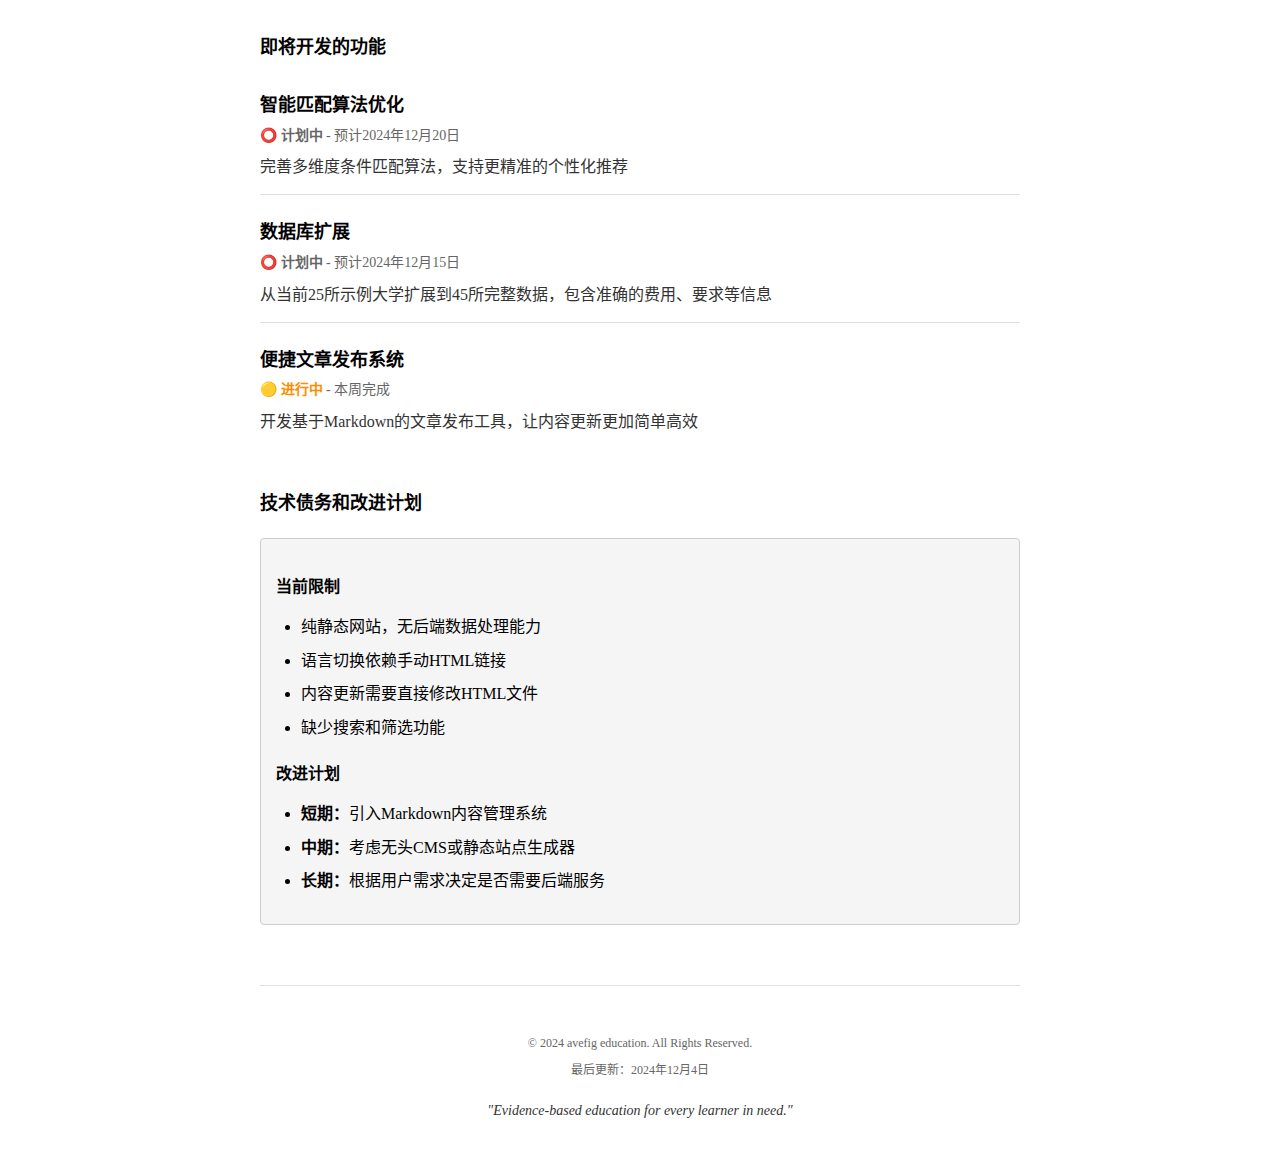
<file: avefig_website_new/zh/blog/devlog.html>
<!DOCTYPE html>
<html lang="zh-CN">
<head>
    <meta charset="UTF-8">
    <meta name="viewport" content="width=device-width, initial-scale=1.0">
    <title>开发日志 - avefig education</title>
    <meta name="description" content="avefig education 开发日志 - 记录技术进展、架构设计和产品开发历程">
    <link rel="stylesheet" href="../../assets/css/style.css">
</head>
<body>
    <div class="lang-switch">
        <a href="../../en/blog/devlog.html">EN</a>
    </div>

    <div class="header">
        <div class="brand">avefig education</div>
        <div class="brand-sub">爱慧课教育 | 国际教育信息基础建设</div>
        <div class="tagline">Data-Driven · Evidence-Based · Critical Thinking</div>
        <div class="motto">教育之光，薪火相传</div>
    </div>

    <nav class="nav">
        <a href="../index.html">首页</a>
        <a href="../contact.html">联系方式</a>
        <a href="index.html">博客</a>
    </nav>

    <main>
        <section id="devlog">
            <div class="back-link">
                <a href="index.html">← 返回博客首页</a>
            </div>

            <h1>📊 开发日志测试</h1>
            
            <div class="mission-statement">
                记录 avefig education 的技术开发历程，分享架构设计思路和实现细节
            </div>

            <section id="current-status">
                <h2>当前开发状态</h2>
                
                <div class="update-log">
                    <h3>技术架构</h3>
                    <p><strong>前端框架：</strong>纯HTML/CSS静态网站</p>
                    <p><strong>开发工具：</strong>VS Code + Live Server</p>
                    <p><strong>多语言支持：</strong>中英文双语架构</p>
                    <p><strong>样式设计：</strong>响应式设计，伯克希尔·哈撒韦极简风格</p>
                    <p><strong>部署方案：</strong>静态网站托管（计划中）</p>
                </div>
            </section>

            <section id="development-timeline">
                <h2>开发时间线</h2>

                <div class="blog-list">
                    <li>
                        <div class="blog-title">
                            <strong>2024年12月4日 - 博客系统上线</strong>
                        </div>
                        <div class="blog-meta">
                            <span class="status-completed">✅ 已完成</span>
                        </div>
                        <div class="blog-excerpt">
                            <p><strong>完成内容：</strong></p>
                            <ul>
                                <li>中文博客首页设计和实现</li>
                                <li>开发日志页面架构</li>
                                <li>文章分类系统设计</li>
                                <li>博客导航和用户体验优化</li>
                            </ul>
                            <p><strong>技术亮点：</strong>采用语义化HTML结构，便于SEO优化和内容管理</p>
                        </div>
                    </li>

                    <li>
                        <div class="blog-title">
                            <strong>2024年12月4日 - 网站核心功能完成</strong>
                        </div>
                        <div class="blog-meta">
                            <span class="status-completed">✅ 已完成</span>
                        </div>
                        <div class="blog-excerpt">
                            <p><strong>完成内容：</strong></p>
                            <ul>
                                <li>中英文主页和联系页面</li>
                                <li>语言切换功能实现</li>
                                <li>响应式CSS样式系统</li>
                                <li>Live Server开发环境配置</li>
                            </ul>
                            <p><strong>技术难点：</strong>解决了本地文件系统中的语言切换路径问题</p>
                        </div>
                    </li>

                    <li>
                        <div class="blog-title">
                            <strong>2024年12月3日 - 数据架构设计</strong>
                        </div>
                        <div class="blog-meta">
                            <span class="status-completed">✅ 已完成</span>
                        </div>
                        <div class="blog-excerpt">
                            <p><strong>完成内容：</strong></p>
                            <ul>
                                <li>32字段大学数据结构设计</li>
                                <li>多维度匹配算法架构</li>
                                <li>数据收集体系建立</li>
                                <li>质量控制机制设计</li>
                            </ul>
                            <p><strong>关键决策：</strong>采用前端数据存储方案，降低初期开发复杂度</p>
                        </div>
                    </li>

                    <li>
                        <div class="blog-title">
                            <strong>2024年12月1日 - 项目立项</strong>
                        </div>
                        <div class="blog-meta">
                            <span class="status-completed">✅ 已完成</span>
                        </div>
                        <div class="blog-excerpt">
                            <p><strong>完成内容：</strong></p>
                            <ul>
                                <li>确定 avefig education 品牌定位</li>
                                <li>制定循证教育理念</li>
                                <li>规划澳新专升硕匹配平台</li>
                                <li>技术栈选型和架构规划</li>
                            </ul>
                            <p><strong>核心理念：</strong>数据驱动·循证教育·批判性思维</p>
                        </div>
                    </li>
                </div>
            </section>

            <section id="technical-insights">
                <h2>技术见解</h2>

                <div class="methodology">
                    <h3>🛠️ 开发工具链选择</h3>
                    <p><strong>VS Code + Live Server：</strong>选择这个组合的原因是简单可靠，适合静态网站开发，实时预览功能大大提高开发效率。</p>
                    
                    <h3>🎨 设计哲学</h3>
                    <p><strong>极简主义：</strong>参考伯克希尔·哈撒韦的网站风格，专注内容本质，避免视觉干扰，体现专业性和可信度。</p>
                    
                    <h3>📱 响应式策略</h3>
                    <p><strong>移动优先：</strong>考虑到用户可能在手机上查看教育信息，采用响应式设计确保跨设备体验一致。</p>
                </div>
            </section>

            <section id="upcoming-features">
                <h2>即将开发的功能</h2>

                <ul class="blog-list">
                    <li>
                        <div class="blog-title">
                            <strong>智能匹配算法优化</strong>
                        </div>
                        <div class="blog-meta">
                            <span class="status-planned">⭕ 计划中</span> - 预计2024年12月20日
                        </div>
                        <div class="blog-excerpt">
                            完善多维度条件匹配算法，支持更精准的个性化推荐
                        </div>
                    </li>

                    <li>
                        <div class="blog-title">
                            <strong>数据库扩展</strong>
                        </div>
                        <div class="blog-meta">
                            <span class="status-planned">⭕ 计划中</span> - 预计2024年12月15日
                        </div>
                        <div class="blog-excerpt">
                            从当前25所示例大学扩展到45所完整数据，包含准确的费用、要求等信息
                        </div>
                    </li>

                    <li>
                        <div class="blog-title">
                            <strong>便捷文章发布系统</strong>
                        </div>
                        <div class="blog-meta">
                            <span class="status-inprogress">🟡 进行中</span> - 本周完成
                        </div>
                        <div class="blog-excerpt">
                            开发基于Markdown的文章发布工具，让内容更新更加简单高效
                        </div>
                    </li>
                </ul>
            </section>

            <section id="technical-debt">
                <h2>技术债务和改进计划</h2>

                <div class="update-log">
                    <h3>当前限制</h3>
                    <ul>
                        <li>纯静态网站，无后端数据处理能力</li>
                        <li>语言切换依赖手动HTML链接</li>
                        <li>内容更新需要直接修改HTML文件</li>
                        <li>缺少搜索和筛选功能</li>
                    </ul>

                    <h3>改进计划</h3>
                    <ul>
                        <li><strong>短期：</strong>引入Markdown内容管理系统</li>
                        <li><strong>中期：</strong>考虑无头CMS或静态站点生成器</li>
                        <li><strong>长期：</strong>根据用户需求决定是否需要后端服务</li>
                    </ul>
                </div>
            </section>
        </section>
    </main>

    <footer>
        <p>© 2024 avefig education. All Rights Reserved.</p>
        <p>最后更新：2024年12月4日</p>
        <p style="margin-top: 20px;">
            <em>"Evidence-based education for every learner in need."</em>
        </p>
    </footer>
</body>
</html>
</file>
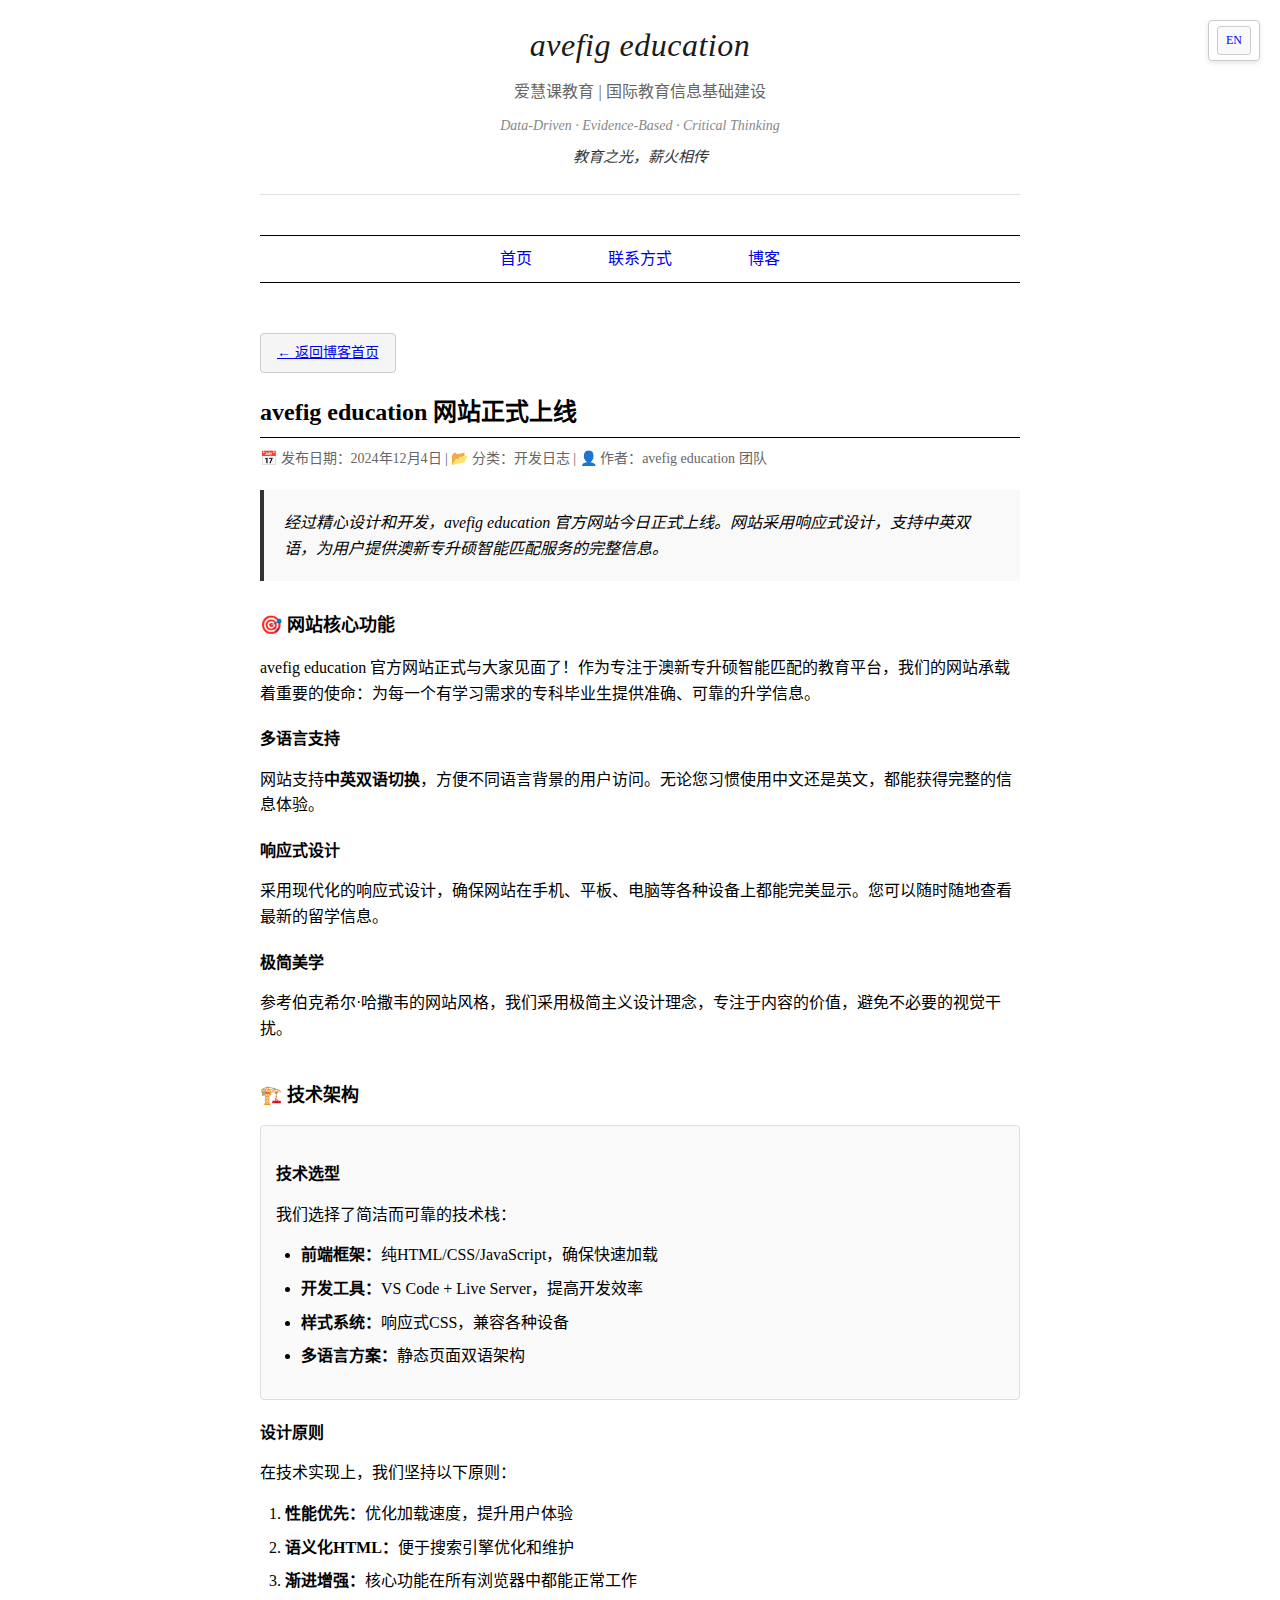
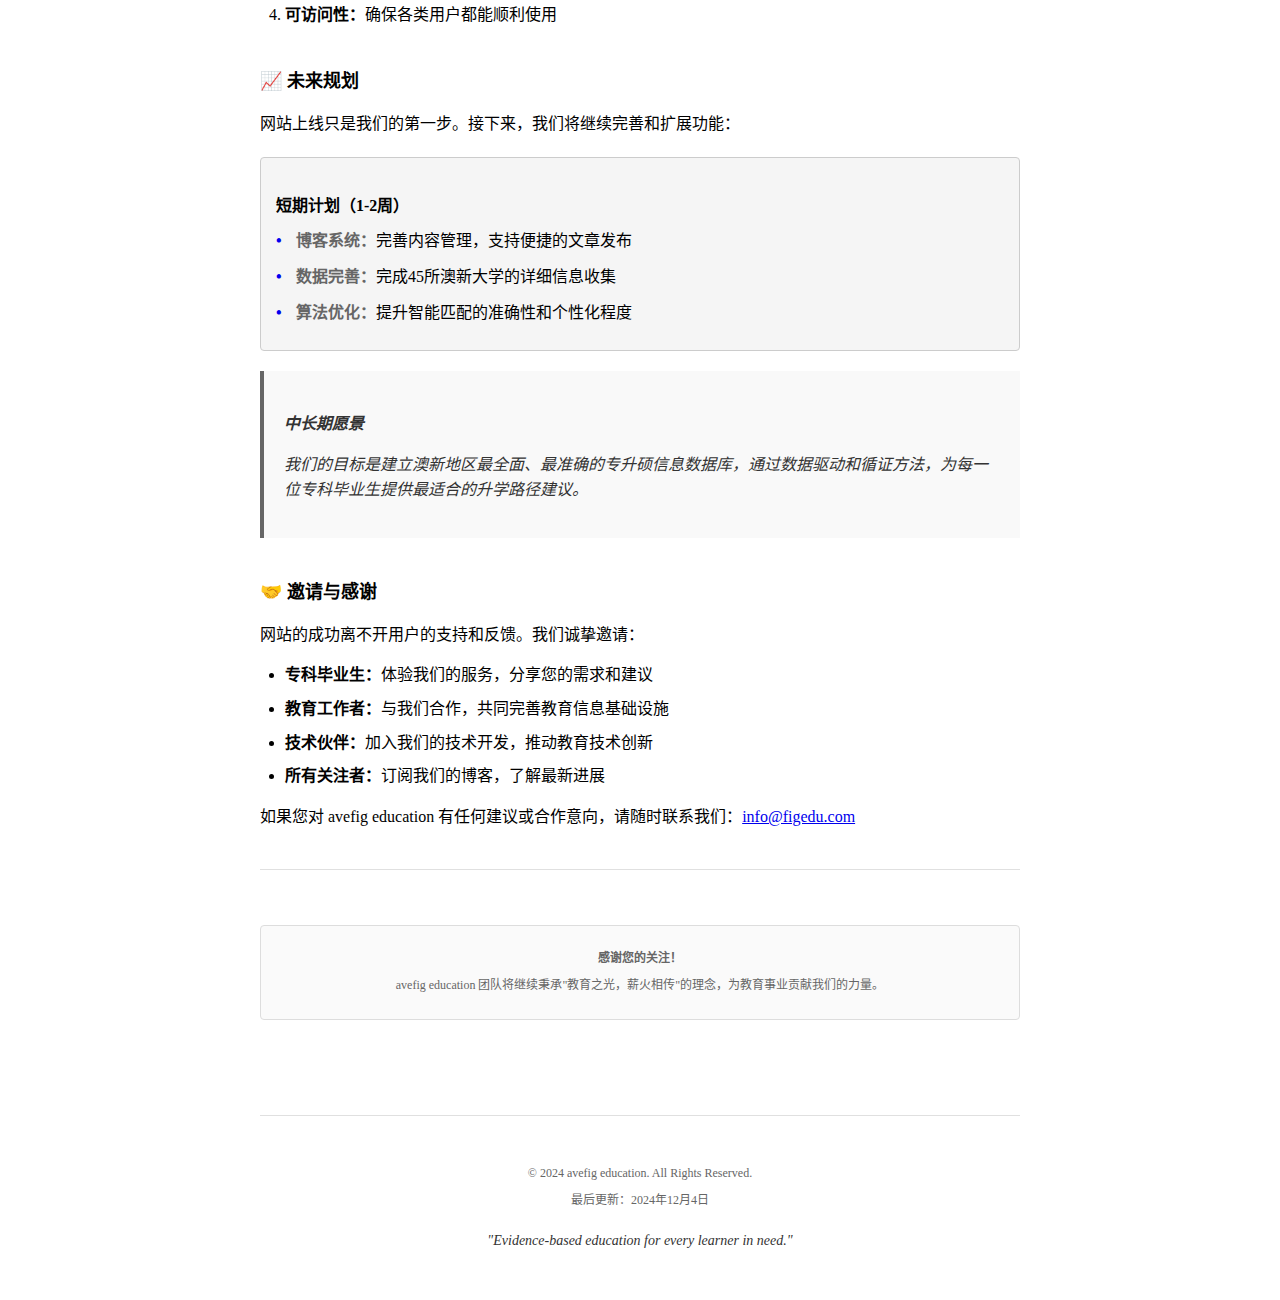
<file: avefig_website_new/zh/blog/posts/2024-12-04-project-launch.html>
<!DOCTYPE html>
<html lang="zh-CN">
<head>
    <meta charset="UTF-8">
    <meta name="viewport" content="width=device-width, initial-scale=1.0">
    <title>avefig education 网站正式上线 - avefig education</title>
    <meta name="description" content="经过精心设计和开发，avefig education 官方网站今日正式上线">
    <link rel="stylesheet" href="../../../assets/css/style.css">
</head>
<body>
    <div class="lang-switch">
        <a href="../../../en/blog/posts/2024-12-04-project-launch.html">EN</a>
    </div>

    <div class="header">
        <div class="brand">avefig education</div>
        <div class="brand-sub">爱慧课教育 | 国际教育信息基础建设</div>
        <div class="tagline">Data-Driven · Evidence-Based · Critical Thinking</div>
        <div class="motto">教育之光，薪火相传</div>
    </div>

    <nav class="nav">
        <a href="../../index.html">首页</a>
        <a href="../../contact.html">联系方式</a>
        <a href="../index.html">博客</a>
    </nav>

    <main>
        <article>
            <div class="back-link">
                <a href="../index.html">← 返回博客首页</a>
            </div>

            <header>
                <h1>avefig education 网站正式上线</h1>
                <div class="blog-meta">
                    <span>📅 发布日期：2024年12月4日</span> | 
                    <span>📂 分类：开发日志</span> | 
                    <span>👤 作者：avefig education 团队</span>
                </div>
            </header>

            <div class="mission-statement">
                经过精心设计和开发，avefig education 官方网站今日正式上线。网站采用响应式设计，支持中英双语，为用户提供澳新专升硕智能匹配服务的完整信息。
            </div>

            <section>
                <h2>🎯 网站核心功能</h2>
                
                <p>avefig education 官方网站正式与大家见面了！作为专注于澳新专升硕智能匹配的教育平台，我们的网站承载着重要的使命：为每一个有学习需求的专科毕业生提供准确、可靠的升学信息。</p>

                <h3>多语言支持</h3>
                <p>网站支持<strong>中英双语切换</strong>，方便不同语言背景的用户访问。无论您习惯使用中文还是英文，都能获得完整的信息体验。</p>

                <h3>响应式设计</h3>
                <p>采用现代化的响应式设计，确保网站在手机、平板、电脑等各种设备上都能完美显示。您可以随时随地查看最新的留学信息。</p>

                <h3>极简美学</h3>
                <p>参考伯克希尔·哈撒韦的网站风格，我们采用极简主义设计理念，专注于内容的价值，避免不必要的视觉干扰。</p>
            </section>

            <section>
                <h2>🏗️ 技术架构</h2>
                
                <div class="methodology">
                    <h3>技术选型</h3>
                    <p>我们选择了简洁而可靠的技术栈：</p>
                    <ul>
                        <li><strong>前端框架：</strong>纯HTML/CSS/JavaScript，确保快速加载</li>
                        <li><strong>开发工具：</strong>VS Code + Live Server，提高开发效率</li>
                        <li><strong>样式系统：</strong>响应式CSS，兼容各种设备</li>
                        <li><strong>多语言方案：</strong>静态页面双语架构</li>
                    </ul>
                </div>

                <h3>设计原则</h3>
                <p>在技术实现上，我们坚持以下原则：</p>
                <ol>
                    <li><strong>性能优先：</strong>优化加载速度，提升用户体验</li>
                    <li><strong>语义化HTML：</strong>便于搜索引擎优化和维护</li>
                    <li><strong>渐进增强：</strong>核心功能在所有浏览器中都能正常工作</li>
                    <li><strong>可访问性：</strong>确保各类用户都能顺利使用</li>
                </ol>
            </section>

            <section>
                <h2>📈 未来规划</h2>
                
                <p>网站上线只是我们的第一步。接下来，我们将继续完善和扩展功能：</p>

                <div class="update-log">
                    <h3>短期计划（1-2周）</h3>
                    <div class="progress-item">
                        <span class="date">博客系统：</span>完善内容管理，支持便捷的文章发布
                    </div>
                    <div class="progress-item">
                        <span class="date">数据完善：</span>完成45所澳新大学的详细信息收集
                    </div>
                    <div class="progress-item">
                        <span class="date">算法优化：</span>提升智能匹配的准确性和个性化程度
                    </div>
                </div>

                <div class="vision-quote">
                    <h3>中长期愿景</h3>
                    <p>我们的目标是建立澳新地区最全面、最准确的专升硕信息数据库，通过数据驱动和循证方法，为每一位专科毕业生提供最适合的升学路径建议。</p>
                </div>
            </section>

            <section>
                <h2>🤝 邀请与感谢</h2>
                
                <p>网站的成功离不开用户的支持和反馈。我们诚挚邀请：</p>

                <ul>
                    <li><strong>专科毕业生：</strong>体验我们的服务，分享您的需求和建议</li>
                    <li><strong>教育工作者：</strong>与我们合作，共同完善教育信息基础设施</li>
                    <li><strong>技术伙伴：</strong>加入我们的技术开发，推动教育技术创新</li>
                    <li><strong>所有关注者：</strong>订阅我们的博客，了解最新进展</li>
                </ul>

                <p>如果您对 avefig education 有任何建议或合作意向，请随时联系我们：<a href="mailto:info@figedu.com">info@figedu.com</a></p>
            </section>

            <footer class="mt-20">
                <div class="methodology">
                    <p><strong>感谢您的关注！</strong></p>
                    <p>avefig education 团队将继续秉承"教育之光，薪火相传"的理念，为教育事业贡献我们的力量。</p>
                </div>
            </footer>
        </article>
    </main>

    <footer>
        <p>© 2024 avefig education. All Rights Reserved.</p>
        <p>最后更新：2024年12月4日</p>
        <p style="margin-top: 20px;">
            <em>"Evidence-based education for every learner in need."</em>
        </p>
    </footer>
</body>
</html>
</file>
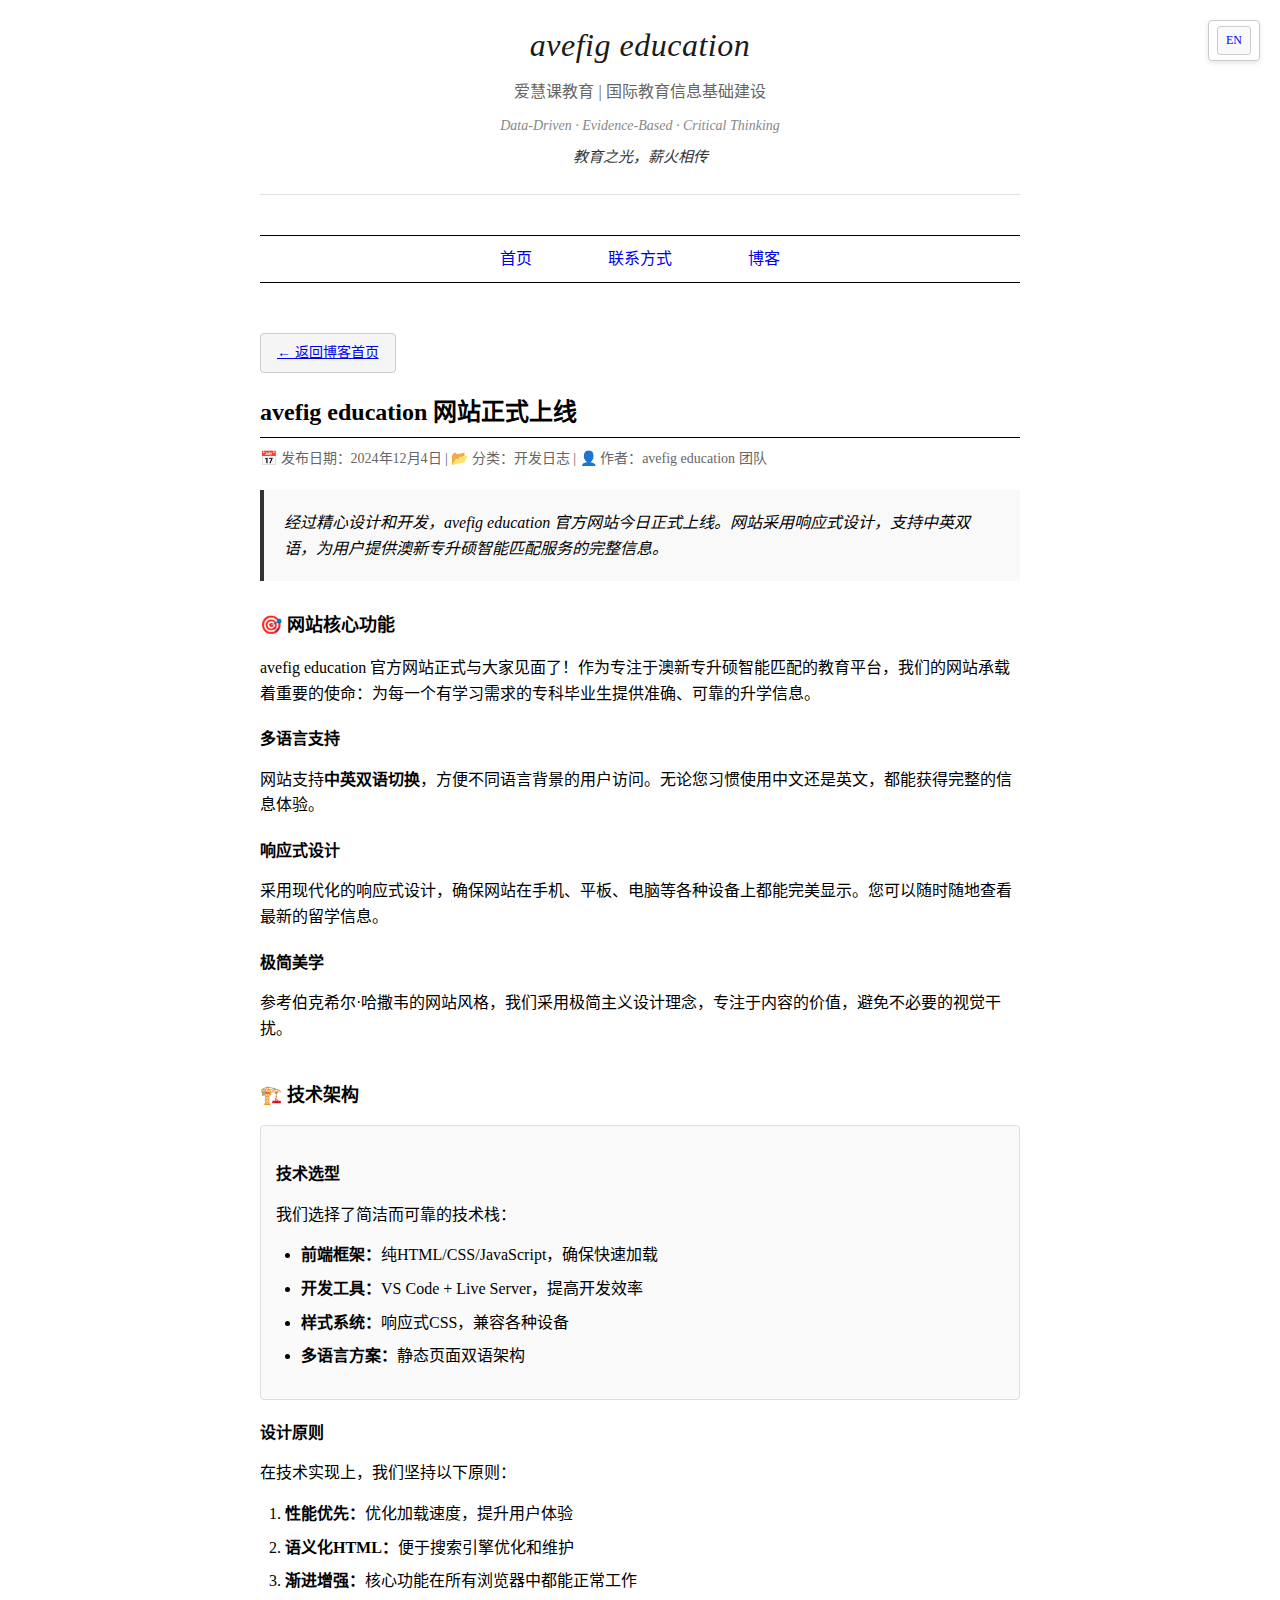
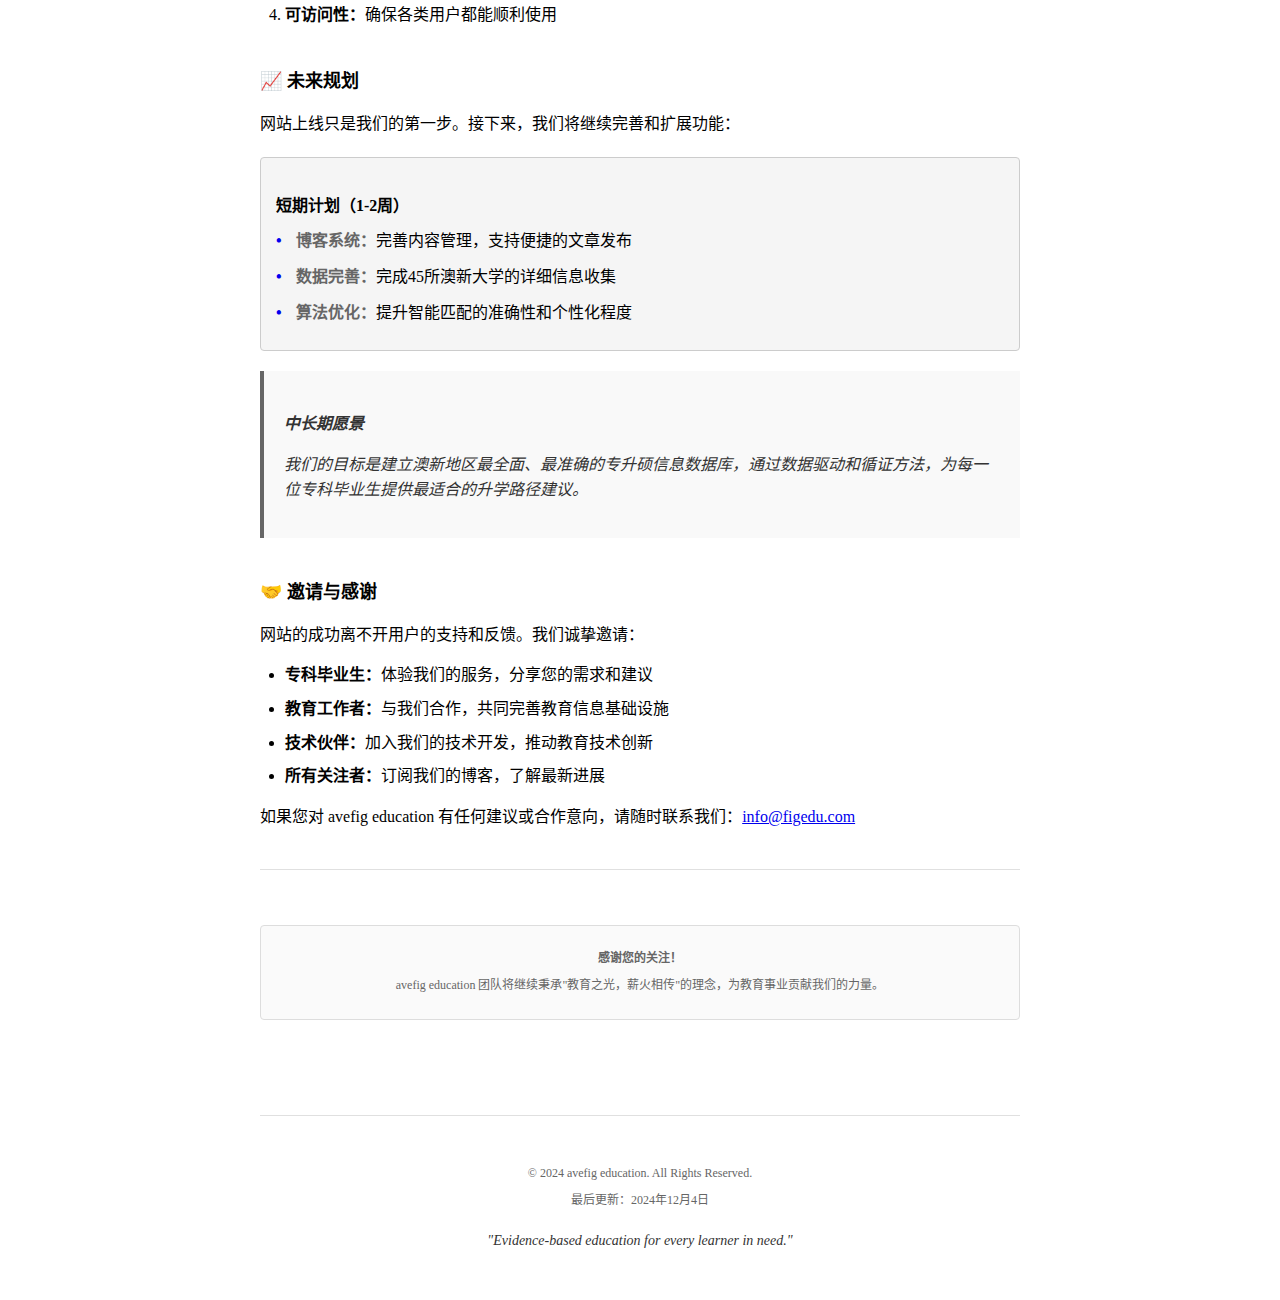
<file: avefig_website_new/zh/blog/posts/2024-12-04-website-launch.html>
<!DOCTYPE html>
<html lang="zh-CN">
<head>
    <meta charset="UTF-8">
    <meta name="viewport" content="width=device-width, initial-scale=1.0">
    <title>avefig education 网站正式上线 - avefig education</title>
    <meta name="description" content="经过精心设计和开发，avefig education 官方网站今日正式上线">
    <link rel="stylesheet" href="../../../assets/css/style.css">
</head>
<body>
    <div class="lang-switch">
        <a href="../../../en/blog/posts/2024-12-04-website-launch.html">EN</a>
    </div>

    <div class="header">
        <div class="brand">avefig education</div>
        <div class="brand-sub">爱慧课教育 | 国际教育信息基础建设</div>
        <div class="tagline">Data-Driven · Evidence-Based · Critical Thinking</div>
        <div class="motto">教育之光，薪火相传</div>
    </div>

    <nav class="nav">
        <a href="../../index.html">首页</a>
        <a href="../../contact.html">联系方式</a>
        <a href="../index.html">博客</a>
    </nav>

    <main>
        <article>
            <div class="back-link">
                <a href="../index.html">← 返回博客首页</a>
            </div>

            <header>
                <h1>avefig education 网站正式上线</h1>
                <div class="blog-meta">
                    <span>📅 发布日期：2024年12月4日</span> | 
                    <span>📂 分类：开发日志</span> | 
                    <span>👤 作者：avefig education 团队</span>
                </div>
            </header>

            <div class="mission-statement">
                经过精心设计和开发，avefig education 官方网站今日正式上线。网站采用响应式设计，支持中英双语，为用户提供澳新专升硕智能匹配服务的完整信息。
            </div>

            <section>
                <h2>🎯 网站核心功能</h2>
                
                <p>avefig education 官方网站正式与大家见面了！作为专注于澳新专升硕智能匹配的教育平台，我们的网站承载着重要的使命：为每一个有学习需求的专科毕业生提供准确、可靠的升学信息。</p>

                <h3>多语言支持</h3>
                <p>网站支持<strong>中英双语切换</strong>，方便不同语言背景的用户访问。无论您习惯使用中文还是英文，都能获得完整的信息体验。</p>

                <h3>响应式设计</h3>
                <p>采用现代化的响应式设计，确保网站在手机、平板、电脑等各种设备上都能完美显示。您可以随时随地查看最新的留学信息。</p>

                <h3>极简美学</h3>
                <p>参考伯克希尔·哈撒韦的网站风格，我们采用极简主义设计理念，专注于内容的价值，避免不必要的视觉干扰。</p>
            </section>

            <section>
                <h2>🏗️ 技术架构</h2>
                
                <div class="methodology">
                    <h3>技术选型</h3>
                    <p>我们选择了简洁而可靠的技术栈：</p>
                    <ul>
                        <li><strong>前端框架：</strong>纯HTML/CSS/JavaScript，确保快速加载</li>
                        <li><strong>开发工具：</strong>VS Code + Live Server，提高开发效率</li>
                        <li><strong>样式系统：</strong>响应式CSS，兼容各种设备</li>
                        <li><strong>多语言方案：</strong>静态页面双语架构</li>
                    </ul>
                </div>

                <h3>设计原则</h3>
                <p>在技术实现上，我们坚持以下原则：</p>
                <ol>
                    <li><strong>性能优先：</strong>优化加载速度，提升用户体验</li>
                    <li><strong>语义化HTML：</strong>便于搜索引擎优化和维护</li>
                    <li><strong>渐进增强：</strong>核心功能在所有浏览器中都能正常工作</li>
                    <li><strong>可访问性：</strong>确保各类用户都能顺利使用</li>
                </ol>
            </section>

            <section>
                <h2>📈 未来规划</h2>
                
                <p>网站上线只是我们的第一步。接下来，我们将继续完善和扩展功能：</p>

                <div class="update-log">
                    <h3>短期计划（1-2周）</h3>
                    <div class="progress-item">
                        <span class="date">博客系统：</span>完善内容管理，支持便捷的文章发布
                    </div>
                    <div class="progress-item">
                        <span class="date">数据完善：</span>完成45所澳新大学的详细信息收集
                    </div>
                    <div class="progress-item">
                        <span class="date">算法优化：</span>提升智能匹配的准确性和个性化程度
                    </div>
                </div>

                <div class="vision-quote">
                    <h3>中长期愿景</h3>
                    <p>我们的目标是建立澳新地区最全面、最准确的专升硕信息数据库，通过数据驱动和循证方法，为每一位专科毕业生提供最适合的升学路径建议。</p>
                </div>
            </section>

            <section>
                <h2>🤝 邀请与感谢</h2>
                
                <p>网站的成功离不开用户的支持和反馈。我们诚挚邀请：</p>

                <ul>
                    <li><strong>专科毕业生：</strong>体验我们的服务，分享您的需求和建议</li>
                    <li><strong>教育工作者：</strong>与我们合作，共同完善教育信息基础设施</li>
                    <li><strong>技术伙伴：</strong>加入我们的技术开发，推动教育技术创新</li>
                    <li><strong>所有关注者：</strong>订阅我们的博客，了解最新进展</li>
                </ul>

                <p>如果您对 avefig education 有任何建议或合作意向，请随时联系我们：<a href="mailto:info@figedu.com">info@figedu.com</a></p>
            </section>

            <footer class="mt-20">
                <div class="methodology">
                    <p><strong>感谢您的关注！</strong></p>
                    <p>avefig education 团队将继续秉承"教育之光，薪火相传"的理念，为教育事业贡献我们的力量。</p>
                </div>
            </footer>
        </article>
    </main>

    <footer>
        <p>© 2024 avefig education. All Rights Reserved.</p>
        <p>最后更新：2024年12月4日</p>
        <p style="margin-top: 20px;">
            <em>"Evidence-based education for every learner in need."</em>
        </p>
    </footer>
</body>
</html>
</file>
<file: avefig_website_new/assets/css/style.css>
/* assets/css/style.css - avefig education 完整样式 */

/* 字体引入 */
@import url('https://fonts.googleapis.com/css2?family=Crimson+Text:ital,wght@0,400;0,600;1,400;1,600&display=swap');

/* 基础重置 */
* {
    margin: 0;
    padding: 0;
    box-sizing: border-box;
}

body {
    font-family: "Times New Roman", "Crimson Text", Georgia, serif;
    max-width: 800px;
    margin: 0 auto;
    padding: 20px;
    line-height: 1.6;
    background-color: #ffffff;
    color: #000000;
}

/* 响应式设计 */
@media (max-width: 768px) {
    body {
        padding: 15px;
        max-width: 100%;
    }
}

/* 标题样式 */
h1 {
    font-size: 24px;
    margin-bottom: 10px;
    border-bottom: 1px solid #000;
    padding-bottom: 5px;
}

h2 {
    font-size: 18px;
    margin-top: 30px;
    margin-bottom: 10px;
    font-weight: 600;
}

h3 {
    font-size: 16px;
    margin-top: 20px;
    margin-bottom: 8px;
    font-weight: 600;
}

/* 链接样式 */
a {
    color: #0000EE;
    text-decoration: underline;
    transition: color 0.3s ease;
}

a:visited {
    color: #551A8B;
}

a:hover {
    color: #0052cc;
}

/* 头部区域 */
.header {
    text-align: center;
    margin-bottom: 40px;
    padding-bottom: 20px;
    border-bottom: 1px solid #e0e0e0;
}

.brand {
    font-family: "Times New Roman", serif;
    font-size: 32px;
    font-weight: normal;
    font-style: italic;
    margin-bottom: 8px;
    letter-spacing: 0.5px;
    color: #1a1a1a;
}

.brand-sub {
    font-size: 16px;
    color: #666;
    margin-bottom: 10px;
    font-weight: normal;
}

.tagline {
    font-size: 14px;
    color: #888;
    font-style: italic;
    margin-bottom: 8px;
}

.motto {
    font-size: 15px;
    color: #333;
    font-style: italic;
    margin-bottom: 5px;
    font-weight: 500;
}

/* 导航栏 */
.nav {
    text-align: center;
    margin: 20px 0;
    border-top: 1px solid #000;
    border-bottom: 1px solid #000;
    padding: 10px 0;
}

.nav a {
    margin: 0 20px;
    padding: 8px 16px;
    border-radius: 4px;
    text-decoration: none;
    font-weight: 500;
    transition: background-color 0.3s ease;
}

.nav a:hover {
    background-color: #f5f5f5;
}

.nav a.active {
    background-color: #000;
    color: #fff;
}

.nav a.active:visited {
    color: #fff;
}

/* 响应式导航 */
@media (max-width: 768px) {
    .nav a {
        margin: 0 10px;
        font-size: 14px;
    }
    
    .brand {
        font-size: 28px;
    }
}

/* 语言切换器 */
.lang-switch {
    position: fixed;
    top: 20px;
    right: 20px;
    z-index: 1000;
    background: white;
    border: 1px solid #ccc;
    border-radius: 4px;
    padding: 5px;
    box-shadow: 0 2px 5px rgba(0,0,0,0.1);
}

.lang-switch a {
    display: inline-block;
    margin: 0 3px;
    padding: 4px 8px;
    border: 1px solid #ccc;
    border-radius: 3px;
    text-decoration: none;
    background: #f9f9f9;
    font-size: 12px;
    transition: background-color 0.3s ease;
}

.lang-switch a:hover {
    background: #e0e0e0;
}

.lang-switch a.active {
    background: #000;
    color: #fff;
    border-color: #000;
}

.lang-switch a.active:visited {
    color: #fff;
}

/* 特色内容框 */
.mission-statement {
    background-color: #f9f9f9;
    padding: 20px;
    margin: 20px 0;
    border-left: 4px solid #333;
    font-style: italic;
}

.vision-quote {
    background-color: #f9f9f9;
    padding: 20px;
    margin: 15px 0;
    border-left: 4px solid #666;
    font-style: italic;
    color: #333;
}

.methodology {
    background-color: #fafafa;
    padding: 15px;
    margin: 15px 0;
    border: 1px solid #ddd;
    border-radius: 4px;
}

.update-log {
    background-color: #f5f5f5;
    padding: 15px;
    margin: 20px 0;
    border: 1px solid #ccc;
    border-radius: 4px;
}

/* 进度项样式 */
.progress-item {
    margin: 10px 0;
    padding-left: 20px;
    position: relative;
}

.progress-item::before {
    content: '•';
    position: absolute;
    left: 0;
    color: #0000EE;
    font-weight: bold;
}

.date {
    font-weight: bold;
    color: #666;
}

/* 状态样式 */
.status-completed { color: #008000; font-weight: 600; }
.status-inprogress { color: #FF8C00; font-weight: 600; }
.status-planned { color: #666; font-weight: 600; }

/* 表格样式 */
table {
    width: 100%;
    border-collapse: collapse;
    margin: 20px 0;
    background: white;
    border-radius: 4px;
    overflow: hidden;
}

th, td {
    border: 1px solid #000;
    padding: 8px;
    text-align: left;
}

th {
    background-color: #f0f0f0;
    font-weight: 600;
}

tr:hover {
    background-color: #f9f9f9;
}

/* 响应式表格 */
@media (max-width: 768px) {
    table {
        font-size: 14px;
    }
    
    th, td {
        padding: 6px 4px;
    }
}

/* 列表样式 */
ul, ol {
    padding-left: 25px;
    margin: 15px 0;
}

li {
    margin: 8px 0;
    line-height: 1.6;
}

/* 段落 */
p {
    margin: 15px 0;
}

/* 主内容区域 */
main {
    margin: 30px 0;
}

section {
    margin-bottom: 40px;
}

/* 页脚 */
footer {
    text-align: center;
    padding: 40px 0 20px 0;
    margin-top: 60px;
    border-top: 1px solid #e0e0e0;
    color: #666;
    font-size: 12px;
}

footer p {
    margin: 8px 0;
}

footer em {
    font-size: 14px;
    color: #333;
    font-weight: 500;
}

/* 博客相关样式 */
.blog-list {
    list-style: none;
    padding: 0;
}

.blog-list li {
    border-bottom: 1px solid #e0e0e0;
    padding: 15px 0;
}

.blog-list li:last-child {
    border-bottom: none;
}

.blog-title {
    font-size: 18px;
    font-weight: 600;
    margin-bottom: 5px;
}

.blog-title a {
    text-decoration: none;
    color: #000;
}

.blog-title a:hover {
    text-decoration: underline;
}

.blog-meta {
    color: #666;
    font-size: 14px;
    margin-bottom: 8px;
}

.blog-excerpt {
    color: #333;
    line-height: 1.5;
}

/* 返回链接 */
.back-link {
    display: inline-block;
    margin: 20px 0;
    padding: 8px 16px;
    background: #f5f5f5;
    border: 1px solid #ccc;
    border-radius: 4px;
    text-decoration: none;
    font-size: 14px;
    color: #333;
}

.back-link:hover {
    background: #e0e0e0;
    text-decoration: none;
}

/* 工具类 */
.text-center { text-align: center; }
.text-right { text-align: right; }
.mt-20 { margin-top: 20px; }
.mb-20 { margin-bottom: 20px; }
.hidden { display: none; }
</file>
